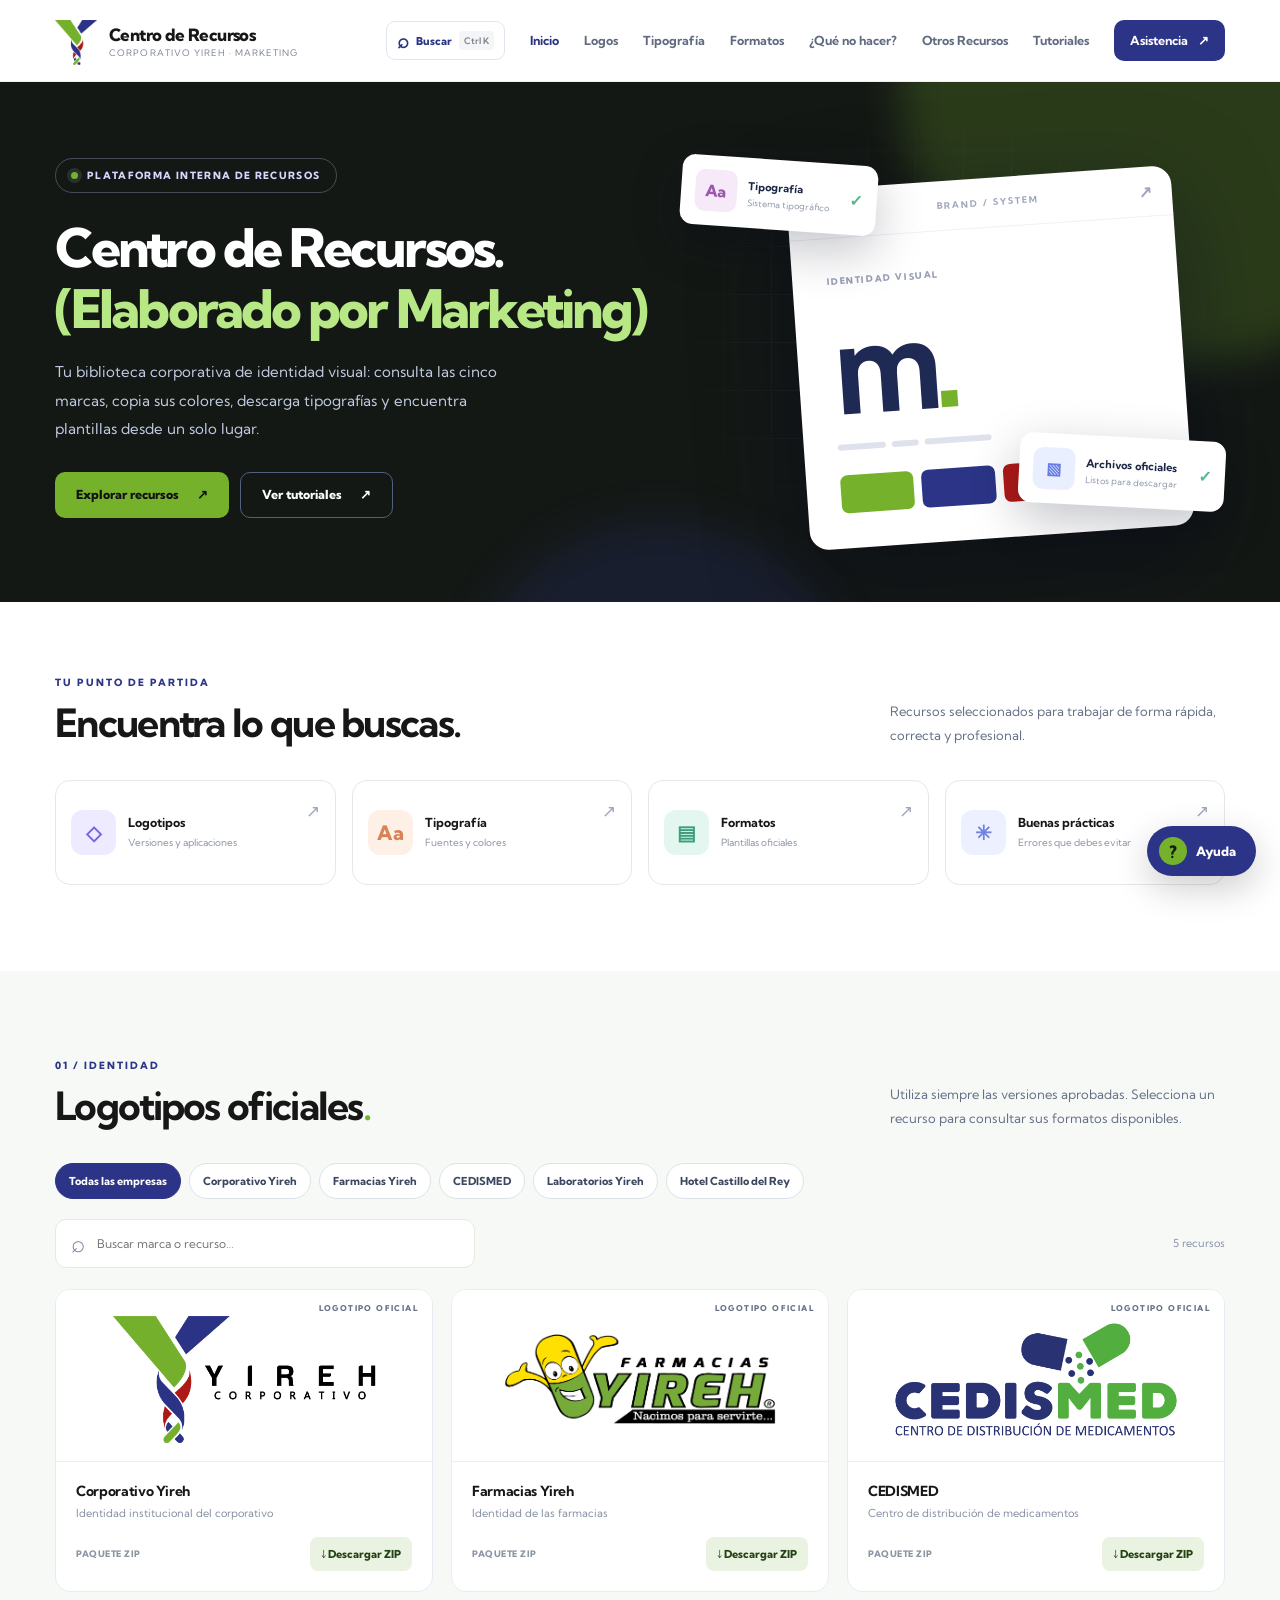
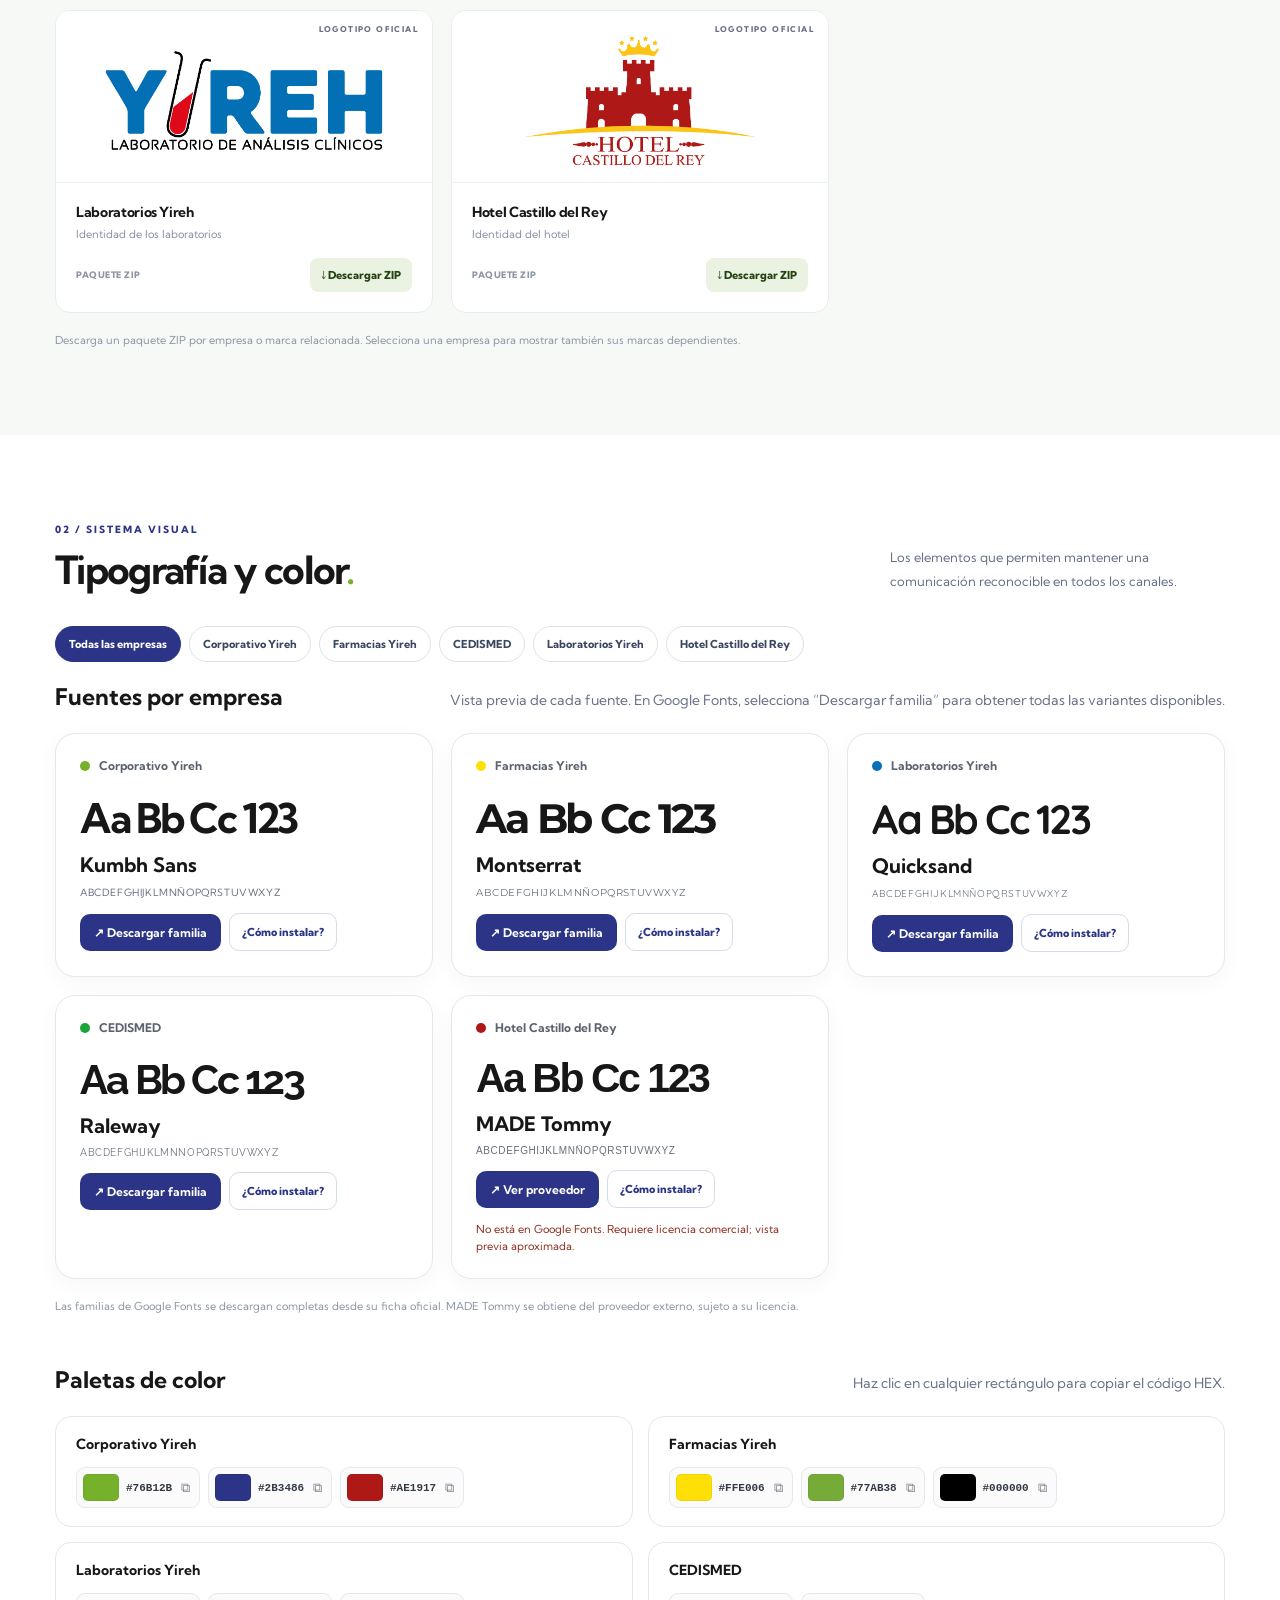
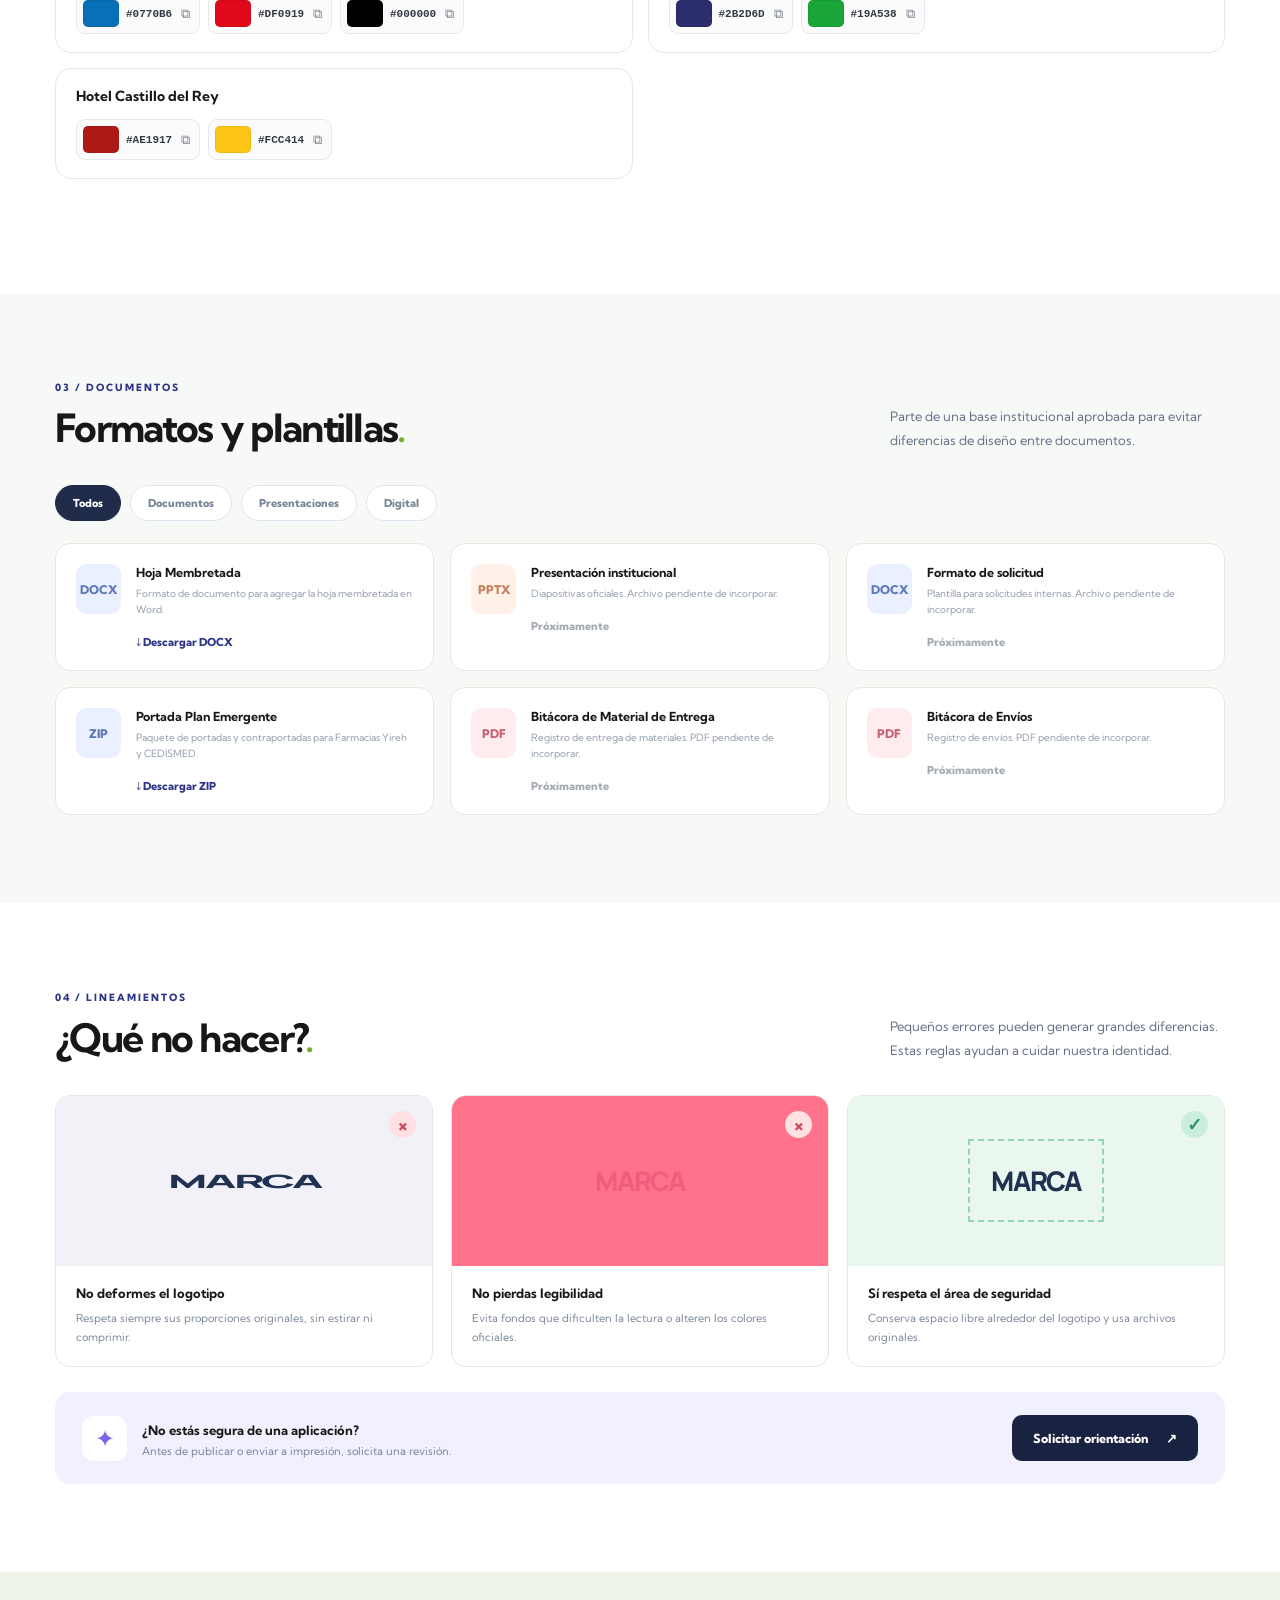
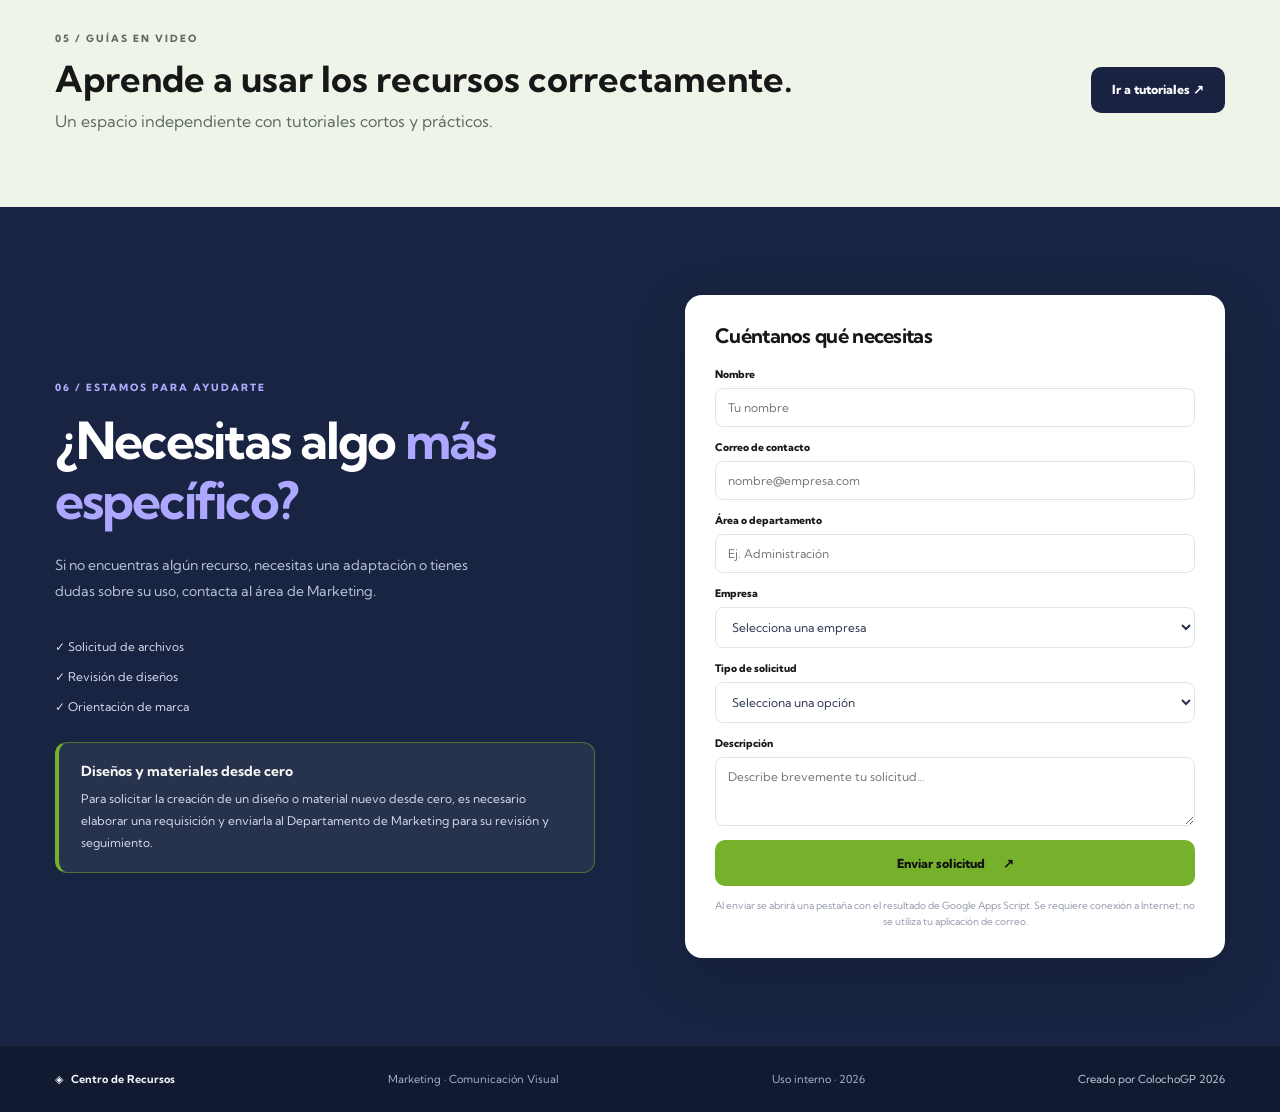
<file: Centro_de_Recursos_Yireh_V4/index.html>
<!DOCTYPE html>

<html lang="es-MX">
<head>
<meta charset="utf-8"/>
<meta content="width=device-width,initial-scale=1" name="viewport"/>
<meta content="#2b3486" name="theme-color"/>
<meta content="Centro de recursos del área de Marketing y Comunicación Visual: identidad, archivos, tutoriales y asistencia." name="description"/>
<title>Centro de Recursos | Marketing</title>
<link href="styles.css" rel="stylesheet"/>
<script defer="" src="logo-downloads.js"></script>
<script defer="" src="configuracion-asistencia.js"></script>
<script defer="" src="configuracion.js"></script>
<script defer="" src="script.js"></script>
</head>
<body><div aria-label="Cargando Centro de Recursos" class="site-intro" id="site-intro" role="status"><div class="site-intro-content"><img alt="" class="site-intro-logo" src="recursos/branding/isologo-yireh.png"/><strong class="site-intro-title">Centro de Recursos</strong></div></div>
<a class="skip-link" href="#contenido">Saltar al contenido</a>
<header class="site-header">
<div class="container header-inner">
<a aria-label="Centro de Recursos, ir al inicio" class="brand" href="#inicio">
<span aria-hidden="true" class="brand-symbol"><img alt="" src="recursos/branding/isologo-yireh.png"/></span>
<span class="brand-copy"><strong>Centro de Recursos</strong><small>CORPORATIVO YIREH · MARKETING</small></span>
</a>
<button aria-controls="site-nav" aria-expanded="false" aria-label="Abrir menú" class="menu-toggle" type="button"><span></span><span></span><span></span></button>
<nav aria-label="Navegación principal" class="site-nav" id="site-nav"><button aria-controls="global-search-dialog" aria-haspopup="dialog" class="global-search-trigger" title="Buscar en todo el portal" type="button"><span aria-hidden="true">⌕</span> Buscar <kbd>Ctrl K</kbd></button>








<a class="nav-link active" href="#inicio">Inicio</a><a class="nav-link" href="#logos">Logos</a><a class="nav-link" href="#tipografia">Tipografía</a><a class="nav-link" href="#formatos">Formatos</a><a class="nav-link" href="#que-no-hacer">¿Qué no hacer?</a><a class="nav-link" href="otros-recursos.html">Otros Recursos</a><a class="nav-link" href="tutoriales.html">Tutoriales</a><a class="nav-link nav-cta" href="#asistencia">Asistencia <span aria-hidden="true">↗</span></a></nav>
</div>
</header>
<main id="contenido">
<section class="hero section-anchor" id="inicio">
<div aria-hidden="true" class="hero-glow hero-glow-one"></div><div aria-hidden="true" class="hero-glow hero-glow-two"></div>
<div class="container hero-content">
<div class="hero-text">
<div class="eyebrow"><span class="status-dot"></span> PLATAFORMA INTERNA DE RECURSOS</div>
<h1>Centro de Recursos. <em>(Elaborado por Marketing)</em></h1>
<p>Tu biblioteca corporativa de identidad visual: consulta las cinco marcas, copia sus colores, descarga tipografías y encuentra plantillas desde un solo lugar.</p>
<div class="hero-actions"><a class="button button-primary" href="#logos">Explorar recursos <span aria-hidden="true">↗</span></a><a class="button button-ghost" href="tutoriales.html">Ver tutoriales <span aria-hidden="true">↗</span></a></div>

</div>
<div aria-hidden="true" class="hero-art">
<div class="art-grid"></div>
<div class="art-window">
<div class="art-window-top"><div class="window-dots"><i></i><i></i><i></i></div><span>BRAND / SYSTEM</span><span class="art-window-icon">↗</span></div>
<div class="art-window-body"><span class="art-tiny-label">IDENTIDAD VISUAL</span><div class="art-logo">m<span class="art-logo-dot">.</span></div><div class="art-words"><i></i><i></i><i></i></div><div class="art-palette"><span></span><span></span><span></span><span></span></div></div>
</div>
<div class="float-card float-card-one"><span class="float-icon">Aa</span><span><b>Tipografía</b><small>Sistema tipográfico</small></span><span class="float-check">✓</span></div>
<div class="float-card float-card-two"><span class="float-icon float-icon-blue">▧</span><span><b>Archivos oficiales</b><small>Listos para descargar</small></span><span class="float-check">✓</span></div>
</div>
</div>
</section>
<section aria-labelledby="accesos-title" class="section shortcut-section">
<div class="container">
<div class="section-heading"><div><p class="overline">TU PUNTO DE PARTIDA</p><h2 id="accesos-title">Encuentra lo que buscas.</h2></div><p>Recursos seleccionados para trabajar de forma rápida, correcta y profesional.</p></div>
<div class="quick-grid">
<a class="quick-card" href="#logos"><span class="quick-icon indigo">◇</span><span class="quick-info"><strong>Logotipos</strong><small>Versiones y aplicaciones</small></span><span class="quick-arrow">↗</span></a>
<a class="quick-card" href="#tipografia"><span class="quick-icon peach">Aa</span><span class="quick-info"><strong>Tipografía</strong><small>Fuentes y colores</small></span><span class="quick-arrow">↗</span></a>
<a class="quick-card" href="#formatos"><span class="quick-icon mint">▤</span><span class="quick-info"><strong>Formatos</strong><small>Plantillas oficiales</small></span><span class="quick-arrow">↗</span></a>
<a class="quick-card" href="#que-no-hacer"><span class="quick-icon lavender">✳</span><span class="quick-info"><strong>Buenas prácticas</strong><small>Errores que debes evitar</small></span><span class="quick-arrow">↗</span></a>
</div>
</div>
</section>
<section aria-labelledby="logos-title" class="section section-anchor tinted-section" id="logos">
<div class="container">
<div class="section-heading"><div><p class="overline">01 / IDENTIDAD</p><h2 id="logos-title">Logotipos oficiales<span class="period">.</span></h2></div><p>Utiliza siempre las versiones aprobadas. Selecciona un recurso para consultar sus formatos disponibles.</p></div>
<div aria-label="Filtrar recursos por empresa" class="company-filter" data-company-filter="" role="group">
<button aria-pressed="true" class="company-chip selected" data-company="Todas" type="button">Todas las empresas</button>
<button aria-pressed="false" class="company-chip" data-company="Corporativo Yireh" type="button">Corporativo Yireh</button>
<button aria-pressed="false" class="company-chip" data-company="Farmacias Yireh" type="button">Farmacias Yireh</button>
<button aria-pressed="false" class="company-chip" data-company="CEDISMED" type="button">CEDISMED</button>
<button aria-pressed="false" class="company-chip" data-company="Laboratorios Yireh" type="button">Laboratorios Yireh</button>
<button aria-pressed="false" class="company-chip" data-company="Hotel Castillo del Rey" type="button">Hotel Castillo del Rey</button>
</div>
<div class="toolbar"><label class="search-box"><span aria-hidden="true">⌕</span><span class="sr-only">Buscar recursos de logotipos</span><input autocomplete="off" id="logo-search" placeholder="Buscar marca o recurso…" type="search"/></label><span aria-live="polite" class="results-count" id="logo-count"></span></div>
<div class="resource-grid" id="logo-grid"></div>
<p class="resource-note">Descarga un paquete ZIP por empresa o marca relacionada. Selecciona una empresa para mostrar también sus marcas dependientes.</p>
</div>
</section>
<section aria-labelledby="tipos-title" class="section section-anchor" id="tipografia">
<div class="container">
<div class="section-heading"><div><p class="overline">02 / SISTEMA VISUAL</p><h2 id="tipos-title">Tipografía y color<span class="period">.</span></h2></div><p>Los elementos que permiten mantener una comunicación reconocible en todos los canales.</p></div>
<div aria-label="Filtrar recursos por empresa" class="company-filter" data-company-filter="" role="group">
<button aria-pressed="true" class="company-chip selected" data-company="Todas" type="button">Todas las empresas</button>
<button aria-pressed="false" class="company-chip" data-company="Corporativo Yireh" type="button">Corporativo Yireh</button>
<button aria-pressed="false" class="company-chip" data-company="Farmacias Yireh" type="button">Farmacias Yireh</button>
<button aria-pressed="false" class="company-chip" data-company="CEDISMED" type="button">CEDISMED</button>
<button aria-pressed="false" class="company-chip" data-company="Laboratorios Yireh" type="button">Laboratorios Yireh</button>
<button aria-pressed="false" class="company-chip" data-company="Hotel Castillo del Rey" type="button">Hotel Castillo del Rey</button>
</div>
<div class="subsection-heading"><h3>Fuentes por empresa</h3><p>Vista previa de cada fuente. En Google Fonts, selecciona “Descargar familia” para obtener todas las variantes disponibles.</p></div>
<div class="font-grid" id="font-grid"></div><p class="resource-note">Las familias de Google Fonts se descargan completas desde su ficha oficial. MADE Tommy se obtiene del proveedor externo, sujeto a su licencia.</p>
<div class="subsection-heading color-title"><h3>Paletas de color</h3><p>Haz clic en cualquier rectángulo para copiar el código HEX.</p></div>
<div class="brand-palettes" id="brand-palettes"></div>
<p aria-live="polite" class="copy-feedback" id="copy-feedback"></p>
</div>
</section>
<section aria-labelledby="formatos-title" class="section section-anchor tinted-section" id="formatos">
<div class="container">
<div class="section-heading"><div><p class="overline">03 / DOCUMENTOS</p><h2 id="formatos-title">Formatos y plantillas<span class="period">.</span></h2></div><p>Parte de una base institucional aprobada para evitar diferencias de diseño entre documentos.</p></div>
<div aria-label="Filtrar formatos" class="filter-row" role="group"><button aria-pressed="true" class="filter-chip selected" data-filter="Todos">Todos</button><button aria-pressed="false" class="filter-chip" data-filter="Documentos">Documentos</button><button aria-pressed="false" class="filter-chip" data-filter="Presentaciones">Presentaciones</button><button aria-pressed="false" class="filter-chip" data-filter="Digital">Digital</button></div>
<div class="format-grid" id="format-grid"></div>
</div>
</section>
<section aria-labelledby="no-title" class="section section-anchor" id="que-no-hacer">
<div class="container"><div class="section-heading"><div><p class="overline">04 / LINEAMIENTOS</p><h2 id="no-title">¿Qué no hacer?<span class="period">.</span></h2></div><p>Pequeños errores pueden generar grandes diferencias. Estas reglas ayudan a cuidar nuestra identidad.</p></div>
<div class="rules-grid"><article class="rule-card"><div class="rule-visual bad-example"><span class="demo-mark distorted">MARCA</span><span class="rule-symbol wrong">×</span></div><div class="rule-copy"><h3>No deformes el logotipo</h3><p>Respeta siempre sus proporciones originales, sin estirar ni comprimir.</p></div></article><article class="rule-card"><div class="rule-visual bad-example saturated"><span class="demo-mark low-contrast">MARCA</span><span class="rule-symbol wrong">×</span></div><div class="rule-copy"><h3>No pierdas legibilidad</h3><p>Evita fondos que dificulten la lectura o alteren los colores oficiales.</p></div></article><article class="rule-card"><div class="rule-visual good-example"><span class="demo-mark good-mark">MARCA</span><span class="rule-symbol correct">✓</span></div><div class="rule-copy"><h3>Sí respeta el área de seguridad</h3><p>Conserva espacio libre alrededor del logotipo y usa archivos originales.</p></div></article></div>
<div class="guideline-banner"><div><span class="guideline-icon">✦</span><div><strong>¿No estás segura de una aplicación?</strong><p>Antes de publicar o enviar a impresión, solicita una revisión.</p></div></div><a class="button button-dark" href="#asistencia">Solicitar orientación <span aria-hidden="true">↗</span></a></div>
</div>
</section>
<section class="tutorial-promo"><div class="container tutorial-promo-inner"><div><p class="overline">05 / GUÍAS EN VIDEO</p><h2>Aprende a usar los recursos correctamente.</h2><p>Un espacio independiente con tutoriales cortos y prácticos.</p></div><a class="button button-dark" href="tutoriales.html">Ir a tutoriales ↗</a></div></section>
<section aria-labelledby="help-title" class="section section-anchor assistance-section" id="asistencia"><div class="container assistance-layout"><div class="assistance-text"><p class="overline light">06 / ESTAMOS PARA AYUDARTE</p><h2 id="help-title">¿Necesitas algo <em>más específico?</em></h2><p>Si no encuentras algún recurso, necesitas una adaptación o tienes dudas sobre su uso, contacta al área de Marketing.</p><div class="support-features"><span>✓ Solicitud de archivos</span><span>✓ Revisión de diseños</span><span>✓ Orientación de marca</span></div><aside class="request-notice" aria-label="Solicitudes de diseños nuevos"><strong>Diseños y materiales desde cero</strong><p>Para solicitar la creación de un diseño o material nuevo desde cero, es necesario elaborar una requisición y enviarla al Departamento de Marketing para su revisión y seguimiento.</p></aside></div><form action="https://script.google.com/macros/s/AKfycbwh9dbZ9EFJfGZmZZzxYdyfkhDyafCaZo_8eW3qulOiKLGH9zPE0vXkcM6yjpdlwAl5/exec" class="support-form" id="support-form" method="post" target="_blank"><h3>Cuéntanos qué necesitas</h3><label for="request-name">Nombre</label><input autocomplete="name" id="request-name" maxlength="80" name="nombre" placeholder="Tu nombre" required=""/><label for="request-email">Correo de contacto</label><input autocomplete="email" id="request-email" maxlength="160" name="email" placeholder="nombre@empresa.com" required="" type="email"/><label for="request-dept">Área o departamento</label><input id="request-dept" maxlength="80" name="departamento" placeholder="Ej. Administración" required=""/><label for="request-company">Empresa</label><select id="request-company" name="empresa" required=""><option value="">Selecciona una empresa</option><option>Corporativo Yireh</option><option>Farmacias Yireh</option><option>CEDISMED</option><option>Laboratorios Yireh</option><option>Hotel Castillo del Rey</option><option>Otra</option></select><label for="request-type">Tipo de solicitud</label><select id="request-type" name="tipo" required=""><option value="">Selecciona una opción</option><option>Solicitar recurso</option><option>Revisión de diseño</option><option>Orientación de marca</option><option>Otro</option></select><label for="request-message">Descripción</label><textarea id="request-message" maxlength="1200" name="descripcion" placeholder="Describe brevemente tu solicitud…" required="" rows="3"></textarea><input name="mensaje" type="hidden" value=""/><input name="tiempo_inicio" type="hidden" value=""/><div aria-hidden="true" class="support-honeypot"><label for="request-site">Sitio web (dejar vacío)</label><input autocomplete="off" id="request-site" name="sitio_web" tabindex="-1" type="text"/></div><button class="button button-primary button-full" type="submit">Enviar solicitud <span aria-hidden="true">↗</span></button><p aria-live="polite" class="support-status" id="support-status" role="status"></p><p class="form-caption">Al enviar se abrirá una pestaña con el resultado de Google Apps Script. Se requiere conexión a Internet; no se utiliza tu aplicación de correo.</p></form></div></section>
</main>
<footer class="footer"><div class="container footer-inner"><a class="footer-brand" href="#inicio">◈ <strong>Centro de Recursos</strong></a><span>Marketing · Comunicación Visual</span><span>Uso interno · <span id="year"></span></span><span class="site-credit">Creado por ColochoGP 2026</span></div></footer>
<dialog aria-labelledby="video-title" class="video-dialog" id="video-dialog"><div class="modal-heading"><h3 id="video-title">Tutorial</h3><button aria-label="Cerrar tutorial" class="close-dialog" id="close-dialog" type="button">×</button></div><div class="video-container" id="video-container"></div><p id="video-description"></p></dialog>
<a aria-label="Abrir ayuda y tutoriales" class="floating-help" href="tutoriales.html"><span aria-hidden="true">?</span> Ayuda</a>
<dialog aria-labelledby="search-dialog-title" class="global-search-dialog" id="global-search-dialog">
<div class="global-search-top"><div><p class="overline">BUSCADOR GLOBAL</p><h2 id="search-dialog-title">¿Qué recurso necesitas?</h2></div><button aria-label="Cerrar buscador" class="close-dialog" id="global-search-close" type="button">×</button></div>
<label class="global-search-field"><span aria-hidden="true">⌕</span><input aria-label="Buscar en todo el sitio" autocomplete="off" id="global-search-input" placeholder="Buscar logos, marcas, colores, tutoriales, formatos..." type="search"/></label>
<div class="global-search-meta"><span aria-live="polite" id="global-search-count">Escribe para buscar en todas las secciones</span><span>ESC para cerrar</span></div>
<div class="global-search-results" id="global-search-results"></div>
</dialog>
<div aria-live="polite" class="toast" id="toast" role="status"></div>
</body>
</html>
</file>
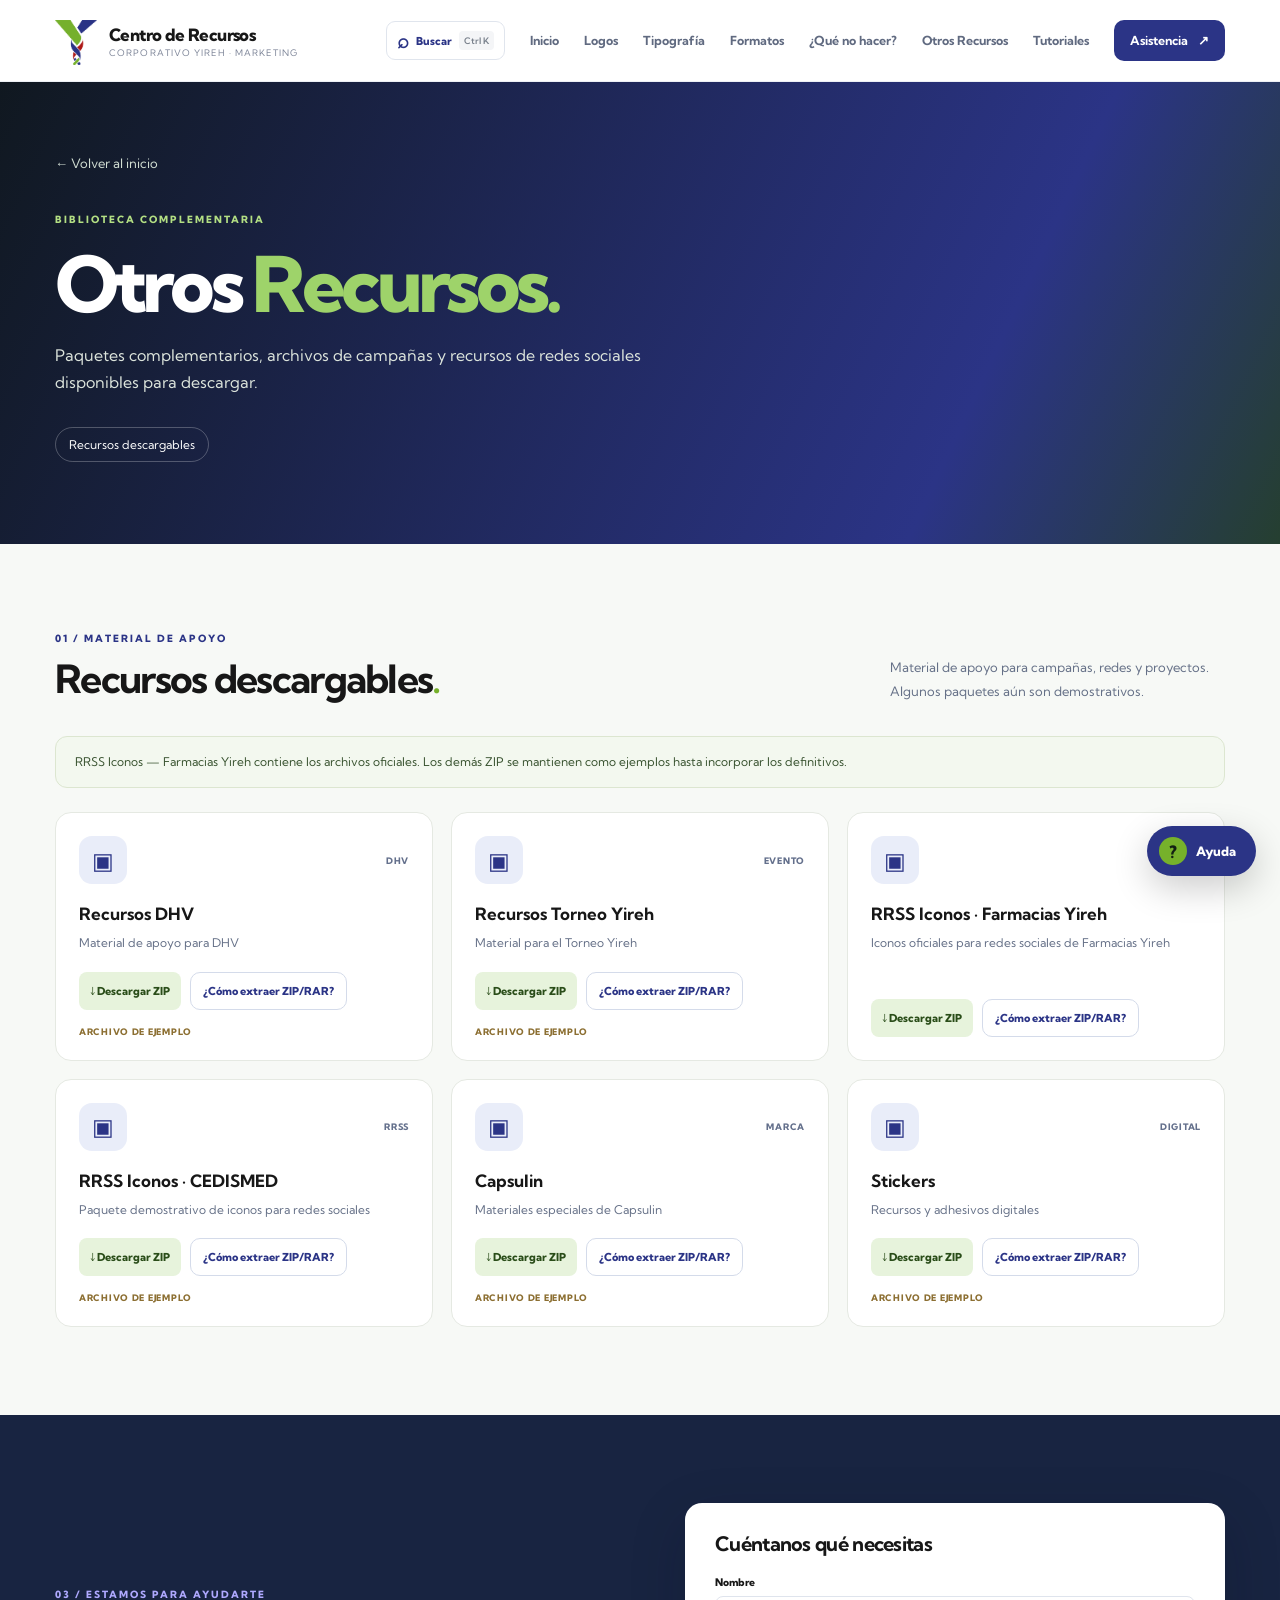
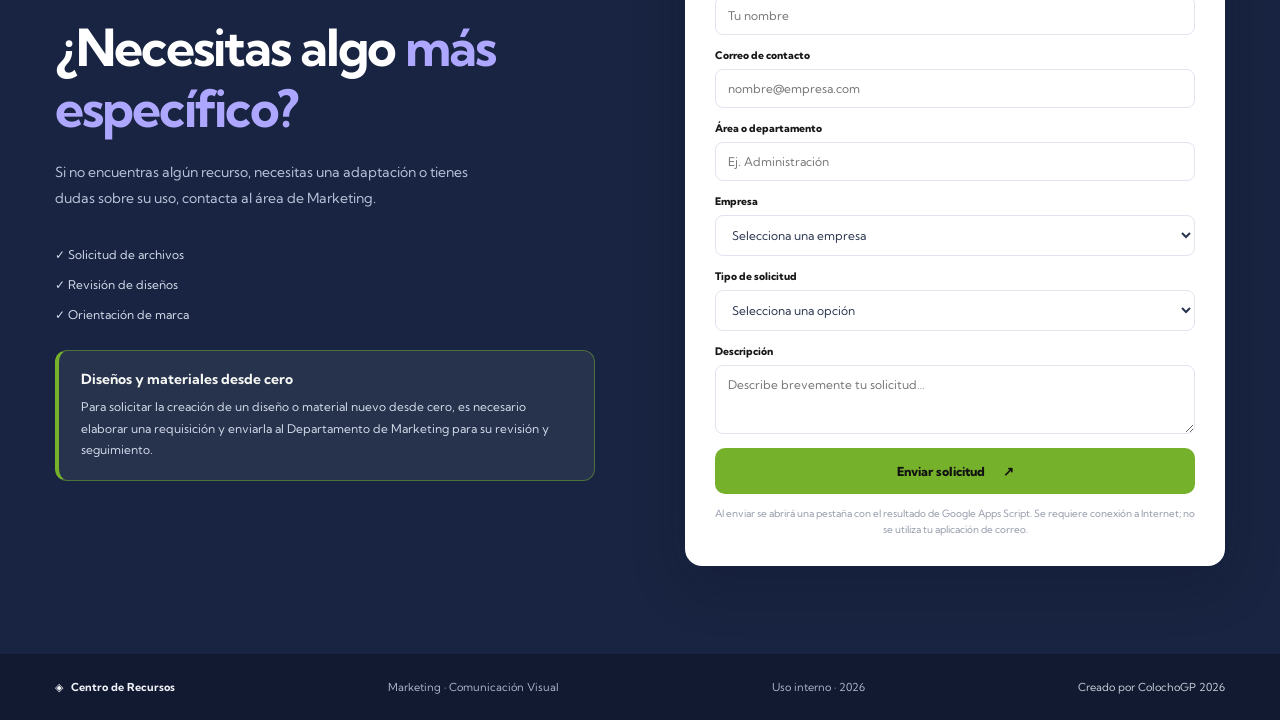
<file: Centro_de_Recursos_Yireh_V4/otros-recursos.html>
<!DOCTYPE html>

<html lang="es-MX">
<head>
<meta charset="utf-8"/>
<meta content="width=device-width,initial-scale=1" name="viewport"/>
<meta content="#2b3486" name="theme-color"/>
<meta content="Descarga logotipos complementarios y archivos de apoyo del Centro de Recursos de Corporativo Yireh." name="description"/>
<title>Otros Recursos | Centro de Recursos</title>
<link href="styles.css" rel="stylesheet"/>
<script defer="" src="logo-downloads.js"></script>
<script defer="" src="configuracion-asistencia.js"></script>
<script defer="" src="configuracion.js"></script>
<script defer="" src="script.js"></script>
</head>
<body>
<a class="skip-link" href="#contenido">Saltar al contenido</a>
<header class="site-header">
<div class="container header-inner">
<a aria-label="Centro de Recursos, ir al inicio" class="brand" href="index.html#inicio">
<span aria-hidden="true" class="brand-symbol"><img alt="" src="recursos/branding/isologo-yireh.png"/></span>
<span class="brand-copy"><strong>Centro de Recursos</strong><small>CORPORATIVO YIREH · MARKETING</small></span>
</a>
<button aria-controls="site-nav" aria-expanded="false" aria-label="Abrir menú" class="menu-toggle" type="button"><span></span><span></span><span></span></button>
<nav aria-label="Navegación principal" class="site-nav" id="site-nav"><button aria-controls="global-search-dialog" aria-haspopup="dialog" class="global-search-trigger" title="Buscar en todo el portal" type="button"><span aria-hidden="true">⌕</span> Buscar <kbd>Ctrl K</kbd></button>








<a class="nav-link" href="index.html#inicio">Inicio</a><a class="nav-link" href="index.html#logos">Logos</a><a class="nav-link" href="index.html#tipografia">Tipografía</a><a class="nav-link" href="index.html#formatos">Formatos</a><a class="nav-link" href="index.html#que-no-hacer">¿Qué no hacer?</a><a class="nav-link active" href="otros-recursos.html">Otros Recursos</a><a class="nav-link" href="tutoriales.html">Tutoriales</a><a class="nav-link nav-cta" href="index.html#asistencia">Asistencia <span aria-hidden="true">↗</span></a></nav>
</div>
</header>
<main id="contenido">
<section class="tutorial-page-hero extra-hero">
<div class="container">
<a class="breadcrumb" href="index.html#inicio">← Volver al inicio</a>
<p class="overline">BIBLIOTECA COMPLEMENTARIA</p>
<h1>Otros <em>Recursos.</em></h1>
<p>Paquetes complementarios, archivos de campañas y recursos de redes sociales disponibles para descargar.</p>
<div class="tutorial-page-stats"><span>Recursos descargables</span></div>
</div>
</section>

<section class="section tinted-section section-anchor" id="descargables">
<div class="container">
<div class="section-heading"><div><p class="overline">01 / MATERIAL DE APOYO</p><h2>Recursos descargables<span class="period">.</span></h2></div><p>Material de apoyo para campañas, redes y proyectos. Algunos paquetes aún son demostrativos.</p></div>
<div class="demo-notice">RRSS Iconos — Farmacias Yireh contiene los archivos oficiales. Los demás ZIP se mantienen como ejemplos hasta incorporar los definitivos.</div>
<div class="extra-pack-grid" id="extra-pack-grid"></div>
</div>
</section>
<section aria-labelledby="help-title" class="section section-anchor assistance-section" id="asistencia"><div class="container assistance-layout"><div class="assistance-text"><p class="overline light">03 / ESTAMOS PARA AYUDARTE</p><h2 id="help-title">¿Necesitas algo <em>más específico?</em></h2><p>Si no encuentras algún recurso, necesitas una adaptación o tienes dudas sobre su uso, contacta al área de Marketing.</p><div class="support-features"><span>✓ Solicitud de archivos</span><span>✓ Revisión de diseños</span><span>✓ Orientación de marca</span></div><aside class="request-notice" aria-label="Solicitudes de diseños nuevos"><strong>Diseños y materiales desde cero</strong><p>Para solicitar la creación de un diseño o material nuevo desde cero, es necesario elaborar una requisición y enviarla al Departamento de Marketing para su revisión y seguimiento.</p></aside></div><form action="https://script.google.com/macros/s/AKfycbwh9dbZ9EFJfGZmZZzxYdyfkhDyafCaZo_8eW3qulOiKLGH9zPE0vXkcM6yjpdlwAl5/exec" class="support-form" id="support-form" method="post" target="_blank"><h3>Cuéntanos qué necesitas</h3><label for="request-name">Nombre</label><input autocomplete="name" id="request-name" maxlength="80" name="nombre" placeholder="Tu nombre" required=""/><label for="request-email">Correo de contacto</label><input autocomplete="email" id="request-email" maxlength="160" name="email" placeholder="nombre@empresa.com" required="" type="email"/><label for="request-dept">Área o departamento</label><input id="request-dept" maxlength="80" name="departamento" placeholder="Ej. Administración" required=""/><label for="request-company">Empresa</label><select id="request-company" name="empresa" required=""><option value="">Selecciona una empresa</option><option>Corporativo Yireh</option><option>Farmacias Yireh</option><option>CEDISMED</option><option>Laboratorios Yireh</option><option>Hotel Castillo del Rey</option><option>Otra</option></select><label for="request-type">Tipo de solicitud</label><select id="request-type" name="tipo" required=""><option value="">Selecciona una opción</option><option>Solicitar recurso</option><option>Revisión de diseño</option><option>Orientación de marca</option><option>Otro</option></select><label for="request-message">Descripción</label><textarea id="request-message" maxlength="1200" name="descripcion" placeholder="Describe brevemente tu solicitud…" required="" rows="3"></textarea><input name="mensaje" type="hidden" value=""/><input name="tiempo_inicio" type="hidden" value=""/><div aria-hidden="true" class="support-honeypot"><label for="request-site">Sitio web (dejar vacío)</label><input autocomplete="off" id="request-site" name="sitio_web" tabindex="-1" type="text"/></div><button class="button button-primary button-full" type="submit">Enviar solicitud <span aria-hidden="true">↗</span></button><p aria-live="polite" class="support-status" id="support-status" role="status"></p><p class="form-caption">Al enviar se abrirá una pestaña con el resultado de Google Apps Script. Se requiere conexión a Internet; no se utiliza tu aplicación de correo.</p></form></div></section></main>
<footer class="footer"><div class="container footer-inner"><a class="footer-brand" href="index.html#inicio">◈ <strong>Centro de Recursos</strong></a><span>Marketing · Comunicación Visual</span><span>Uso interno · <span id="year"></span></span><span class="site-credit">Creado por ColochoGP 2026</span></div></footer>
<a aria-label="Abrir ayuda y tutoriales" class="floating-help" href="tutoriales.html"><span aria-hidden="true">?</span> Ayuda</a>
<dialog aria-labelledby="search-dialog-title" class="global-search-dialog" id="global-search-dialog">
<div class="global-search-top"><div><p class="overline">BUSCADOR GLOBAL</p><h2 id="search-dialog-title">¿Qué recurso necesitas?</h2></div><button aria-label="Cerrar buscador" class="close-dialog" id="global-search-close" type="button">×</button></div>
<label class="global-search-field"><span aria-hidden="true">⌕</span><input aria-label="Buscar en todo el sitio" autocomplete="off" id="global-search-input" placeholder="Buscar logos, marcas, colores, tutoriales, formatos..." type="search"/></label>
<div class="global-search-meta"><span aria-live="polite" id="global-search-count">Escribe para buscar en todas las secciones</span><span>ESC para cerrar</span></div>
<div class="global-search-results" id="global-search-results"></div>
</dialog>
<div aria-live="polite" class="toast" id="toast" role="status"></div>
</body></html>
</file>
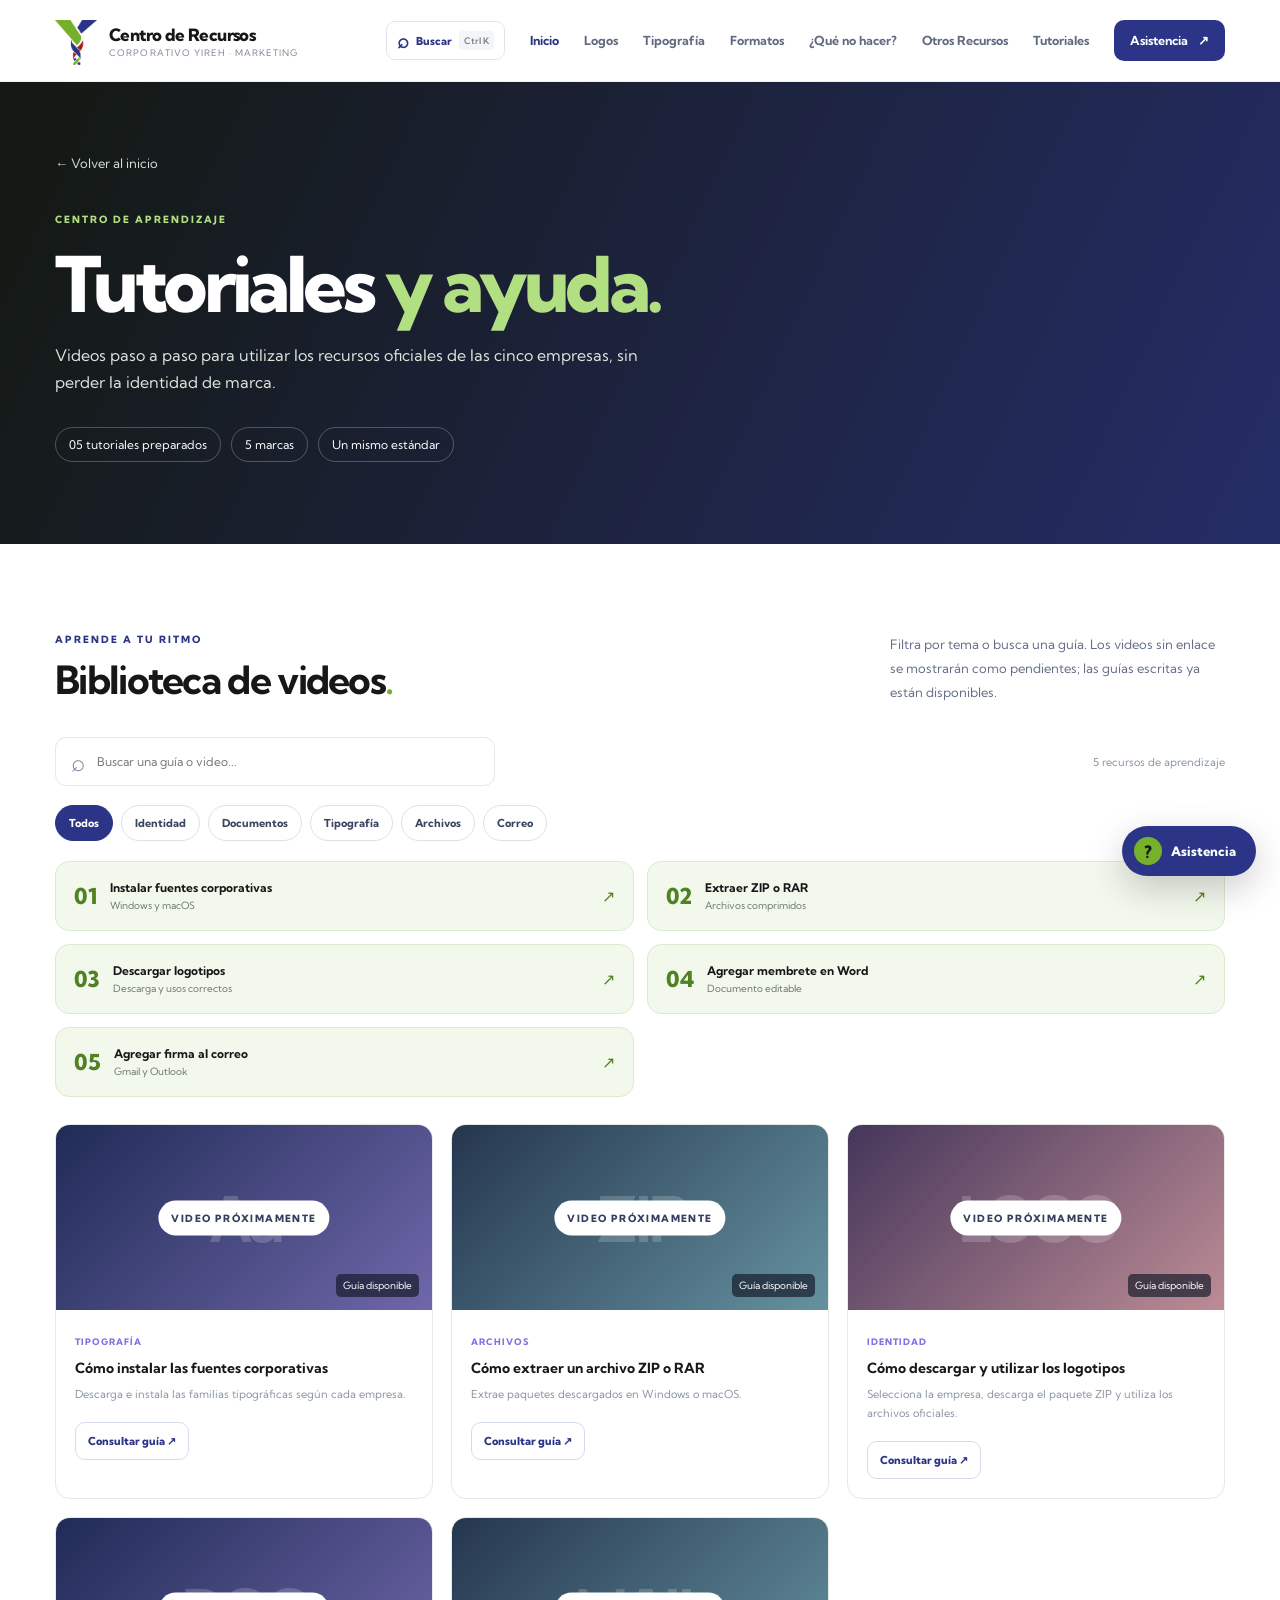
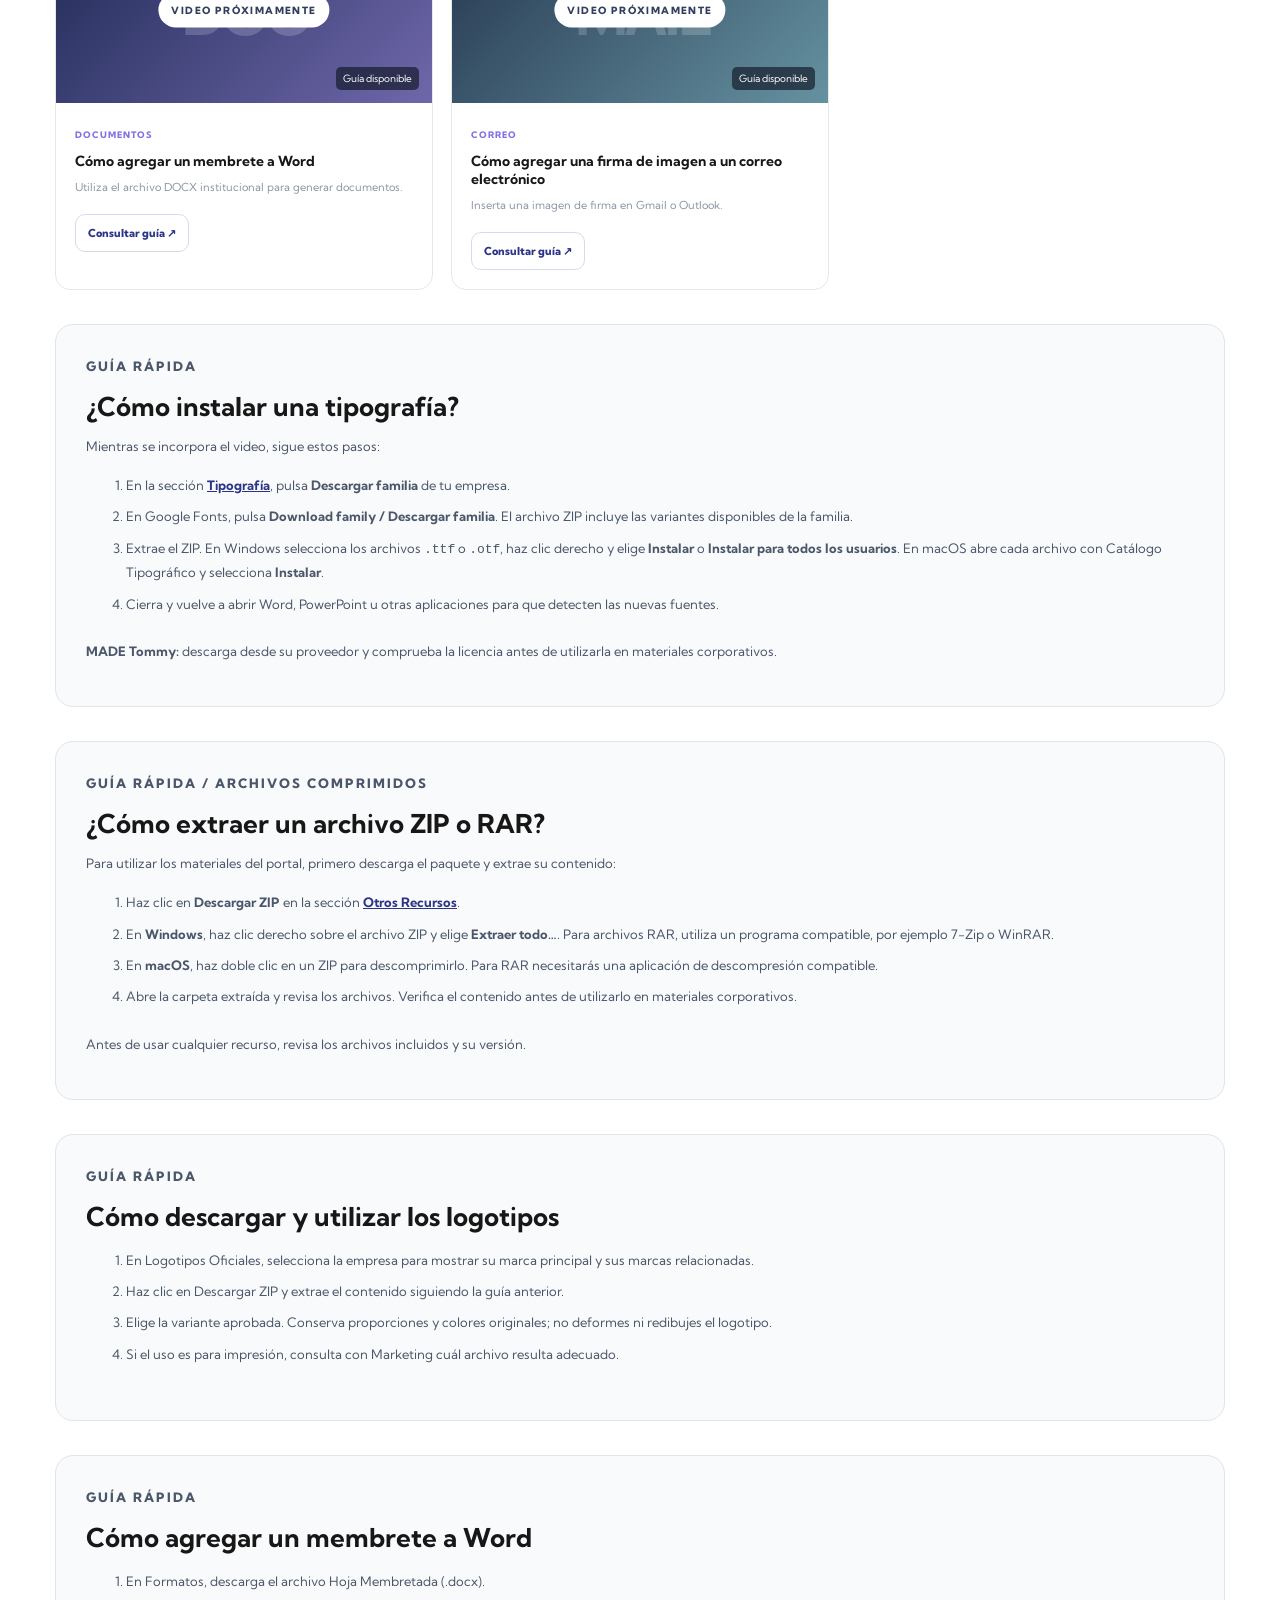
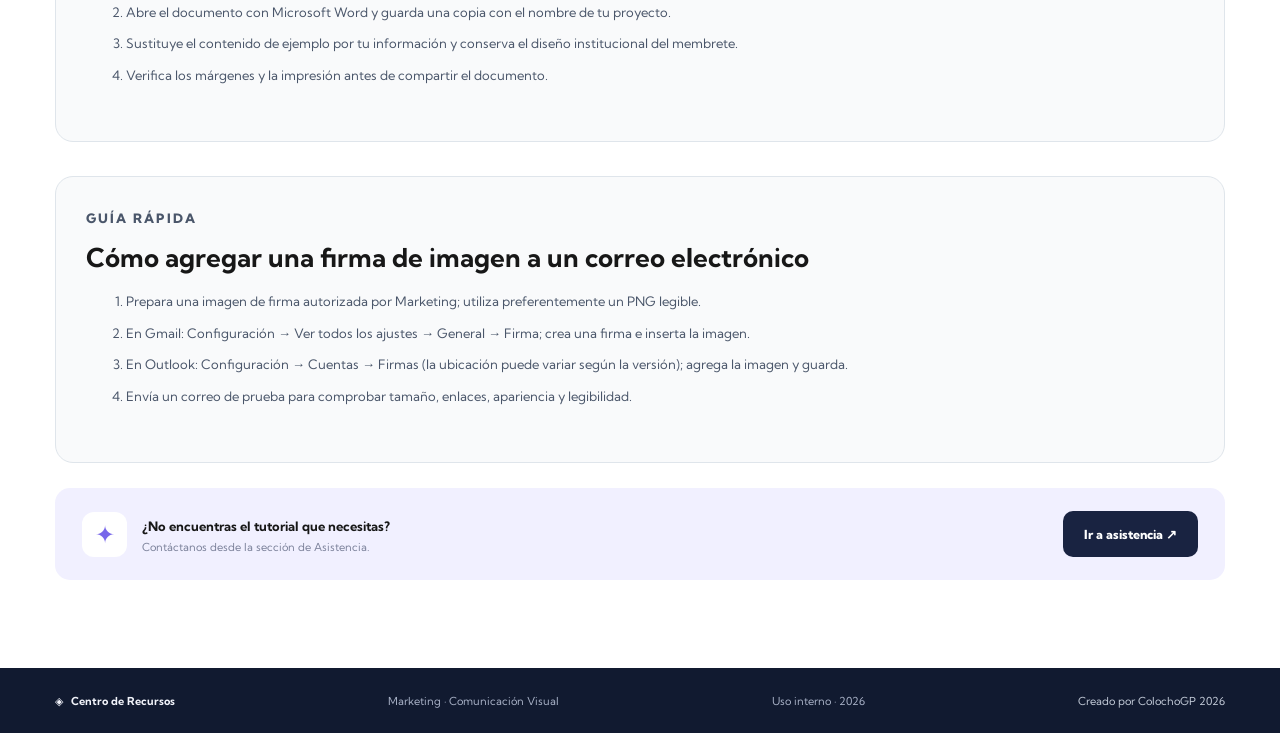
<file: Centro_de_Recursos_Yireh_V4/tutoriales.html>
<!DOCTYPE html>
<html lang="es-MX"><head><meta charset="utf-8"/><meta content="width=device-width,initial-scale=1" name="viewport"/><meta content="#2b3486" name="theme-color"/><meta content="Video tutoriales del Centro de Recursos Corporativo Yireh." name="description"/><title>Tutoriales | Centro de Recursos</title><link href="styles.css" rel="stylesheet"/><script defer="" src="logo-downloads.js"></script>
<script defer="" src="configuracion.js"></script>
<script defer="" src="script.js"></script></head><body><a class="skip-link" href="#contenido">Saltar al contenido</a><header class="site-header">
<div class="container header-inner">
<a aria-label="Centro de Recursos, ir al inicio" class="brand" href="index.html#inicio">
<span aria-hidden="true" class="brand-symbol"><img alt="" src="recursos/branding/isologo-yireh.png"/></span>
<span class="brand-copy"><strong>Centro de Recursos</strong><small>CORPORATIVO YIREH · MARKETING</small></span>
</a>
<button aria-controls="site-nav" aria-expanded="false" aria-label="Abrir menú" class="menu-toggle" type="button"><span></span><span></span><span></span></button>
<nav aria-label="Navegación principal" class="site-nav" id="site-nav"><button aria-controls="global-search-dialog" aria-haspopup="dialog" class="global-search-trigger" title="Buscar en todo el portal" type="button"><span aria-hidden="true">⌕</span> Buscar <kbd>Ctrl K</kbd></button>








<a class="nav-link active" href="index.html#inicio">Inicio</a><a class="nav-link" href="index.html#logos">Logos</a><a class="nav-link" href="index.html#tipografia">Tipografía</a><a class="nav-link" href="index.html#formatos">Formatos</a><a class="nav-link" href="index.html#que-no-hacer">¿Qué no hacer?</a><a class="nav-link" href="otros-recursos.html">Otros Recursos</a><a class="nav-link" href="tutoriales.html">Tutoriales</a><a class="nav-link nav-cta" href="index.html#asistencia">Asistencia <span aria-hidden="true">↗</span></a></nav>
</div>
</header><main id="contenido"><section class="tutorial-page-hero"><div class="container"><a class="breadcrumb" href="index.html">← Volver al inicio</a><p class="overline">CENTRO DE APRENDIZAJE</p><h1>Tutoriales <em>y ayuda.</em></h1><p>Videos paso a paso para utilizar los recursos oficiales de las cinco empresas, sin perder la identidad de marca.</p><div class="tutorial-page-stats"><span>05 tutoriales preparados</span><span>5 marcas</span><span>Un mismo estándar</span></div></div></section><section class="section"><div class="container"><div class="section-heading"><div><p class="overline">APRENDE A TU RITMO</p><h2>Biblioteca de videos<span class="period">.</span></h2></div><p>Filtra por tema o busca una guía. Los videos sin enlace se mostrarán como pendientes; las guías escritas ya están disponibles.</p></div><div class="tutorial-tools"><label class="search-box tutorial-search"><span aria-hidden="true">⌕</span><span class="sr-only">Buscar tutoriales</span><input autocomplete="off" id="tutorial-search" placeholder="Buscar una guía o video..." type="search"/></label><div aria-live="polite" class="results-count" id="tutorial-count"></div></div>
<div aria-label="Filtrar tutoriales" class="tutorial-filters" role="group"><button aria-pressed="true" class="tutorial-chip selected" data-tutorial-category="Todos" type="button">Todos</button><button aria-pressed="false" class="tutorial-chip" data-tutorial-category="Identidad" type="button">Identidad</button><button aria-pressed="false" class="tutorial-chip" data-tutorial-category="Documentos" type="button">Documentos</button><button aria-pressed="false" class="tutorial-chip" data-tutorial-category="Tipografía" type="button">Tipografía</button><button aria-pressed="false" class="tutorial-chip" data-tutorial-category="Archivos" type="button">Archivos</button><button aria-pressed="false" class="tutorial-chip" data-tutorial-category="Correo" type="button">Correo</button></div>
<div class="guide-shortcuts"><a class="guide-shortcut" href="#instalar-tipografias"><span>01</span><div><strong>Instalar fuentes corporativas</strong><small>Windows y macOS</small></div><span aria-hidden="true">↗</span></a><a class="guide-shortcut" href="#extraer-archivos"><span>02</span><div><strong>Extraer ZIP o RAR</strong><small>Archivos comprimidos</small></div><span aria-hidden="true">↗</span></a><a class="guide-shortcut" href="#usar-logotipos"><span>03</span><div><strong>Descargar logotipos</strong><small>Descarga y usos correctos</small></div><span aria-hidden="true">↗</span></a><a class="guide-shortcut" href="#membrete-word"><span>04</span><div><strong>Agregar membrete en Word</strong><small>Documento editable</small></div><span aria-hidden="true">↗</span></a><a class="guide-shortcut" href="#firma-correo"><span>05</span><div><strong>Agregar firma al correo</strong><small>Gmail y Outlook</small></div><span aria-hidden="true">↗</span></a></div>
<div class="tutorial-grid" id="tutorial-grid"></div>
<section aria-labelledby="install-title" class="install-guide" id="instalar-tipografias"><p class="overline">GUÍA RÁPIDA</p><h2 id="install-title">¿Cómo instalar una tipografía?</h2><p>Mientras se incorpora el video, sigue estos pasos:</p>
<ol><li>En la sección <a href="index.html#tipografia">Tipografía</a>, pulsa <strong>Descargar familia</strong> de tu empresa.</li><li>En Google Fonts, pulsa <strong>Download family / Descargar familia</strong>. El archivo ZIP incluye las variantes disponibles de la familia.</li><li>Extrae el ZIP. En Windows selecciona los archivos <code>.ttf</code> o <code>.otf</code>, haz clic derecho y elige <strong>Instalar</strong> o <strong>Instalar para todos los usuarios</strong>. En macOS abre cada archivo con Catálogo Tipográfico y selecciona <strong>Instalar</strong>.</li><li>Cierra y vuelve a abrir Word, PowerPoint u otras aplicaciones para que detecten las nuevas fuentes.</li></ol><p><strong>MADE Tommy:</strong> descarga desde su proveedor y comprueba la licencia antes de utilizarla en materiales corporativos.</p></section><section aria-labelledby="extract-title" class="install-guide" id="extraer-archivos">
<p class="overline">GUÍA RÁPIDA / ARCHIVOS COMPRIMIDOS</p>
<h2 id="extract-title">¿Cómo extraer un archivo ZIP o RAR?</h2>
<p>Para utilizar los materiales del portal, primero descarga el paquete y extrae su contenido:</p>
<ol>
<li>Haz clic en <strong>Descargar ZIP</strong> en la sección <a href="otros-recursos.html#descargables">Otros Recursos</a>.</li>
<li>En <strong>Windows</strong>, haz clic derecho sobre el archivo ZIP y elige <strong>Extraer todo…</strong>. Para archivos RAR, utiliza un programa compatible, por ejemplo 7-Zip o WinRAR.</li>
<li>En <strong>macOS</strong>, haz doble clic en un ZIP para descomprimirlo. Para RAR necesitarás una aplicación de descompresión compatible.</li>
<li>Abre la carpeta extraída y revisa los archivos. Verifica el contenido antes de utilizarlo en materiales corporativos.</li>
</ol>
<p>Antes de usar cualquier recurso, revisa los archivos incluidos y su versión.</p>
</section><section aria-labelledby="usar-logotipos-title" class="install-guide" id="usar-logotipos"><p class="overline">GUÍA RÁPIDA</p><h2 id="usar-logotipos-title">Cómo descargar y utilizar los logotipos</h2><ol><li>En Logotipos Oficiales, selecciona la empresa para mostrar su marca principal y sus marcas relacionadas.</li><li>Haz clic en Descargar ZIP y extrae el contenido siguiendo la guía anterior.</li><li>Elige la variante aprobada. Conserva proporciones y colores originales; no deformes ni redibujes el logotipo.</li><li>Si el uso es para impresión, consulta con Marketing cuál archivo resulta adecuado.</li></ol></section><section aria-labelledby="membrete-word-title" class="install-guide" id="membrete-word"><p class="overline">GUÍA RÁPIDA</p><h2 id="membrete-word-title">Cómo agregar un membrete a Word</h2><ol><li>En Formatos, descarga el archivo Hoja Membretada (.docx).</li><li>Abre el documento con Microsoft Word y guarda una copia con el nombre de tu proyecto.</li><li>Sustituye el contenido de ejemplo por tu información y conserva el diseño institucional del membrete.</li><li>Verifica los márgenes y la impresión antes de compartir el documento.</li></ol></section><section aria-labelledby="firma-correo-title" class="install-guide" id="firma-correo"><p class="overline">GUÍA RÁPIDA</p><h2 id="firma-correo-title">Cómo agregar una firma de imagen a un correo electrónico</h2><ol><li>Prepara una imagen de firma autorizada por Marketing; utiliza preferentemente un PNG legible.</li><li>En Gmail: Configuración → Ver todos los ajustes → General → Firma; crea una firma e inserta la imagen.</li><li>En Outlook: Configuración → Cuentas → Firmas (la ubicación puede variar según la versión); agrega la imagen y guarda.</li><li>Envía un correo de prueba para comprobar tamaño, enlaces, apariencia y legibilidad.</li></ol></section><div class="guideline-banner"><div><span class="guideline-icon">✦</span><div><strong>¿No encuentras el tutorial que necesitas?</strong><p>Contáctanos desde la sección de Asistencia.</p></div></div><a class="button button-dark" href="index.html#asistencia">Ir a asistencia ↗</a></div></div></section></main><footer class="footer"><div class="container footer-inner"><a class="footer-brand" href="index.html#inicio">◈ <strong>Centro de Recursos</strong></a><span>Marketing · Comunicación Visual</span><span>Uso interno · <span id="year"></span></span><span class="site-credit">Creado por ColochoGP 2026</span></div></footer><dialog aria-labelledby="video-title" class="video-dialog" id="video-dialog"><div class="modal-heading"><h3 id="video-title">Tutorial</h3><button aria-label="Cerrar tutorial" class="close-dialog" id="close-dialog" type="button">×</button></div><div class="video-container" id="video-container"></div><p id="video-description"></p></dialog><a aria-label="Abrir tutoriales" class="floating-help" href="tutoriales.html"><span aria-hidden="true">?</span> Asistencia</a><dialog aria-labelledby="search-dialog-title" class="global-search-dialog" id="global-search-dialog">
<div class="global-search-top"><div><p class="overline">BUSCADOR GLOBAL</p><h2 id="search-dialog-title">¿Qué recurso necesitas?</h2></div><button aria-label="Cerrar buscador" class="close-dialog" id="global-search-close" type="button">×</button></div>
<label class="global-search-field"><span aria-hidden="true">⌕</span><input aria-label="Buscar en todo el sitio" autocomplete="off" id="global-search-input" placeholder="Buscar logos, marcas, colores, tutoriales, formatos..." type="search"/></label>
<div class="global-search-meta"><span aria-live="polite" id="global-search-count">Escribe para buscar en todas las secciones</span><span>ESC para cerrar</span></div>
<div class="global-search-results" id="global-search-results"></div>
</dialog>
<div aria-live="polite" class="toast" id="toast" role="status"></div></body></html>
</file>
<file: Centro_de_Recursos_Yireh_V4/styles.css>
@import url('https://fonts.googleapis.com/css2?family=DM+Sans:wght@400;500;600;700&family=Manrope:wght@400;500;600;700;800&display=swap');
@import url('https://fonts.googleapis.com/css2?family=Kumbh+Sans:wght@400;500;600;700;800&family=Montserrat:wght@400;500;600;700;800&family=Quicksand:wght@400;500;600;700&family=Raleway:wght@400;500;600;700;800&display=swap');

:root{--ink:#111b34;--muted:#657087;--dark:#101a33;--accent:#7466f4;--accent2:#a59cff;--line:#e6e9f1;--bg:#fff;--soft:#f7f8fc;--radius:18px;--shadow:0 16px 45px rgba(26,35,67,.07)}*{box-sizing:border-box}html{scroll-behavior:smooth}body{margin:0;color:var(--ink);font-family:'DM Sans',sans-serif;background:white;-webkit-font-smoothing:antialiased}button,input,textarea,select{font:inherit}button{cursor:pointer}a{color:inherit;text-decoration:none}img{max-width:100%}.container{width:min(1170px,calc(100% - 48px));margin-inline:auto}.sr-only{position:absolute;width:1px;height:1px;padding:0;margin:-1px;overflow:hidden;clip:rect(0,0,0,0);white-space:nowrap;border:0}.skip-link{position:absolute;left:16px;top:-50px;background:white;padding:10px;z-index:99}.skip-link:focus{top:10px}.section-anchor{scroll-margin-top:88px}.site-header{height:82px;position:sticky;top:0;z-index:30;background:rgba(255,255,255,.96);border-bottom:1px solid #edf0f5;backdrop-filter:blur(14px)}.header-inner{height:100%;display:flex;justify-content:space-between;align-items:center;gap:25px}.brand{display:flex;align-items:center;gap:12px;flex-shrink:0}.brand-symbol{width:42px;height:42px;display:grid;place-items:center;flex:none}.brand-symbol img{display:block;width:100%;height:100%;object-fit:contain}.brand-copy strong{display:block;font:800 17px 'Manrope',sans-serif;letter-spacing:-.6px}.brand-copy small{display:block;font-size:9px;letter-spacing:1.1px;color:#7c8497;margin-top:2px}.site-nav{display:flex;align-items:center;gap:25px}.nav-link{font-size:12.5px;font-weight:700;color:#606a80;transition:color .2s}.nav-link:hover,.nav-link.active{color:#6555dd}.nav-cta{border-radius:10px;padding:13px 16px;background:#f0edff;color:#6657df}.nav-cta span{margin-left:7px}.menu-toggle{display:none}.hero{background:linear-gradient(117deg,#121d3a 0%,#17264b 60%,#25265d 100%);position:relative;overflow:hidden;color:white}.hero-content{display:grid;grid-template-columns:1.06fr .94fr;align-items:center;min-height:520px;position:relative;z-index:1}.hero-glow{position:absolute;border-radius:50%;filter:blur(20px);pointer-events:none}.hero-glow-one{width:570px;height:570px;right:-190px;top:-290px;background:radial-gradient(circle,rgba(127,114,252,.35),transparent 70%)}.hero-glow-two{width:400px;height:400px;left:36%;bottom:-320px;background:radial-gradient(circle,rgba(39,129,203,.22),transparent 70%)}.hero-text{padding:70px 0 78px}.eyebrow,.overline{font-weight:800;letter-spacing:2px;font-size:10px}.eyebrow{display:inline-flex;align-items:center;gap:9px;border:1px solid rgba(204,205,255,.28);color:#d9d6ff;border-radius:30px;padding:10px 15px;letter-spacing:1.35px}.status-dot{background:#99e7c5;width:7px;height:7px;border-radius:50%;box-shadow:0 0 0 4px rgba(153,231,197,.12)}h1,h2,h3,p{margin-top:0}h1,h2,h3{font-family:Manrope,sans-serif}h1{font-size:clamp(38px,4.15vw,59px);line-height:1.15;letter-spacing:-2.9px;max-width:620px;margin:24px 0 19px;font-weight:800}h1 em,.assistance-text h2 em{color:#aea7ff;font-style:normal}.hero-text>p{max-width:470px;font-size:15px;line-height:1.9;color:#c2cbe2}.hero-actions{display:flex;gap:11px;margin-top:28px}.button{display:inline-flex;align-items:center;justify-content:center;gap:18px;font-size:12.5px;font-weight:800;min-height:46px;padding:0 21px;border:0;border-radius:10px;transition:transform .2s,background .2s}.button:hover{transform:translateY(-2px)}.button-primary{background:#8172ff;color:white}.button-primary:hover{background:#6d5bea}.button-ghost{border:1px solid #52607e;color:white}.button-dark{background:#192341;color:white}.hero-footnote{font-size:11px;color:#a5b0ce;display:flex;align-items:center;gap:13px;margin-top:37px}.mini-avatars{display:flex;margin-left:5px}.mini-avatars b{display:grid;place-items:center;margin-left:-5px;width:25px;height:25px;border:2px solid #192344;border-radius:50%;background:#735cf3;font-size:9px;color:white}.mini-avatars b:nth-child(2){background:#58a7ad}.mini-avatars b:nth-child(3){background:#a0a7bf}.hero-art{height:480px;position:relative}.art-grid{position:absolute;inset:0;opacity:.19;background-image:linear-gradient(#8090c2 1px,transparent 1px),linear-gradient(90deg,#8090c2 1px,transparent 1px);background-size:48px 48px;mask-image:radial-gradient(ellipse at center,black,transparent 72%)}.art-window{position:absolute;top:76px;right:42px;width:385px;background:#fff;color:#141e3b;border-radius:19px;box-shadow:0 28px 100px rgba(3,5,32,.35);transform:rotate(-4deg);overflow:hidden}.art-window-top{height:50px;border-bottom:1px solid #f0f1f6;display:flex;align-items:center;justify-content:space-between;padding:0 18px;color:#9fa6bc;letter-spacing:2px;font-size:9px;font-weight:700}.window-dots{display:flex;gap:5px}.window-dots i{width:7px;height:7px;background:#e6e9f0;border-radius:50%}.window-dots i:first-child{background:#f49e9c}.window-dots i:nth-child(2){background:#f2ce8c}.art-window-icon{font-size:16px}.art-window-body{padding:30px 34px 35px}.art-tiny-label{font-size:9px;font-weight:800;letter-spacing:1.6px;color:#989cb4}.art-logo{font:800 120px/1.2 Manrope,sans-serif;letter-spacing:-14px;color:#1e2a53;margin:8px 0 4px}.art-logo-dot{color:#8172ff}.art-words{display:flex;gap:6px;margin-bottom:25px}.art-words i{height:6px;width:48px;background:#dfe2ed;border-radius:10px}.art-words i:nth-child(2){width:27px}.art-words i:nth-child(3){width:67px}.art-palette{display:flex;gap:8px}.art-palette span{height:38px;flex:1;border-radius:7px;background:#192443}.art-palette span:nth-child(2){background:#7d70ef}.art-palette span:nth-child(3){background:#9cd1d8}.art-palette span:nth-child(4){background:#efcfb7}.float-card{position:absolute;display:flex;align-items:center;gap:11px;border-radius:13px;background:#fff;box-shadow:0 16px 50px rgba(2,9,31,.24);color:#1c2746;padding:14px;transform:rotate(4deg)}.float-card-one{top:58px;left:6px}.float-card-two{bottom:75px;right:0;transform:rotate(3deg)}.float-icon{display:grid;place-items:center;width:42px;height:42px;border-radius:10px;background:#f6eaf8;color:#9d55ae;font-weight:800}.float-icon-blue{background:#e9efff;color:#667ce2}.float-card b,.float-card small{display:block}.float-card b{font-size:11px}.float-card small{color:#8d97a8;font-size:9px;margin-top:4px}.float-check{margin-left:9px;color:#54b88c;font-weight:bold}.section{padding:88px 0}.shortcut-section{padding:74px 0 86px}.section-heading{display:flex;align-items:end;justify-content:space-between;gap:50px;margin-bottom:33px}.overline{color:#7466e4;margin-bottom:11px}.section-heading h2{font-size:clamp(29px,3.1vw,39px);letter-spacing:-1.7px;margin-bottom:0;line-height:1.2}.period{color:#8172ff}.section-heading>p{max-width:335px;color:var(--muted);font-size:13px;line-height:1.85;margin:0}.quick-grid{display:grid;grid-template-columns:repeat(4,1fr);gap:16px}.quick-card{display:flex;align-items:center;gap:12px;min-height:105px;padding:19px 15px;border:1px solid var(--line);border-radius:15px;background:white;transition:box-shadow .2s,transform .2s}.quick-card:hover,.resource-card:hover,.format-card:hover{transform:translateY(-4px);box-shadow:var(--shadow)}.quick-icon{width:45px;height:45px;border-radius:12px;display:grid;place-items:center;flex-shrink:0;font-size:20px;font-weight:800}.indigo{background:#eeeaff;color:#7464e1}.peach{background:#fff0e7;color:#d78355}.mint{background:#e3f6ef;color:#3b9f79}.lavender{background:#edf0ff;color:#7183df}.quick-info{flex:1}.quick-info strong,.quick-info small{display:block}.quick-info strong{font-size:12.5px}.quick-info small{font-size:10px;color:#8b94a5;margin-top:5px;line-height:1.5}.quick-arrow{font-size:17px;color:#9da5bc;align-self:start}.tinted-section{background:var(--soft)}.toolbar{display:flex;justify-content:space-between;align-items:center;margin-bottom:21px}.search-box{width:min(420px,100%);display:flex;align-items:center;gap:10px;background:white;border:1px solid var(--line);border-radius:11px;padding:0 15px;color:#7b85a2;font-size:24px}.search-box input{width:100%;height:47px;background:none;border:0;outline:0;color:#26324b;font-size:12px}.search-box:focus-within{outline:2px solid #aa9fff}.results-count,.resource-note{font-size:11px;color:#8a94a5}.resource-note{margin:20px 0 0}.resource-grid{display:grid;grid-template-columns:repeat(3,1fr);gap:18px}.resource-card{background:white;border-radius:15px;border:1px solid #e8ebf2;overflow:hidden;transition:transform .2s,box-shadow .2s}.resource-preview{height:172px;display:grid;place-items:center;background:#e9eaf9;position:relative}.resource-preview:after{content:"VISTA DE EJEMPLO";font-size:8px;letter-spacing:1.4px;color:#8b8daa;position:absolute;right:14px;top:13px;font-weight:800}.resource-preview .mock-logo{font-family:Manrope,sans-serif;font-weight:800;font-size:30px;letter-spacing:-1.7px}.resource-preview.theme-navy{background:#172647;color:white}.resource-preview.theme-cream{background:#f3eade;color:#56412e}.resource-preview.theme-purple{background:#eae6ff;color:#5d53a9}.resource-preview.theme-blue{background:#e0f3f6;color:#287c8f}.resource-preview.theme-pink{background:#fce5ed;color:#a45074}.resource-preview.theme-slate{background:#e9edf4;color:#35435a}.resource-details{padding:20px}.resource-details h3{font-size:14px;letter-spacing:-.35px;margin-bottom:6px}.resource-details p{font-size:11px;color:#8490a3;margin:0 0 17px}.resource-bottom{display:flex;align-items:center;justify-content:space-between;gap:6px}.file-types{font-size:9px;letter-spacing:.5px;font-weight:800;color:#8d95a5}.download-link{border:0;background:#f1efff;color:#6e5cdd;font-size:11px;font-weight:800;padding:10px 11px;border-radius:8px}.download-link:hover{background:#e5e0ff}.download-link[disabled]{background:#f1f3f7;color:#919aaa;cursor:not-allowed}.two-column{display:grid;grid-template-columns:1fr 1fr;gap:20px}.type-card,.color-card{border:1px solid var(--line);border-radius:18px;padding:27px 30px;min-height:405px}.card-topline{display:flex;justify-content:space-between;align-items:center;gap:10px;color:#8790a5;font-size:9px;letter-spacing:1.1px;font-weight:800}.tag{border-radius:30px;background:#f3f2fa;padding:8px 10px;font-size:9px;letter-spacing:0;color:#8c83ac}.type-display{font:800 118px/1.2 Manrope,sans-serif;letter-spacing:-10px;margin:15px 0 4px}.type-display span{color:#8b7dff}.type-card h3,.color-card h3{font-size:19px;letter-spacing:-.5px;margin-bottom:6px}.type-card p,.color-card p{font-size:12px;line-height:1.75;color:var(--muted)}.type-samples{border-top:1px solid var(--line);margin-top:17px;padding-top:16px;display:grid;gap:9px;color:#677287;font-size:11px;overflow-wrap:anywhere}.text-link{display:inline-block;color:#6d5cdd;font-weight:800;font-size:12px;margin-top:23px}.color-card h3{margin-top:29px}.palette-list{display:grid;gap:9px;margin-top:21px}.palette-item{border:1px solid var(--line);border-radius:9px;background:white;display:flex;align-items:center;gap:12px;padding:7px;text-align:left;color:var(--ink)}.palette-item:hover{background:#fafaff}.palette-swatch{width:40px;height:36px;border-radius:6px;flex:none}.palette-label{flex:1;font-weight:700;font-size:11px}.palette-hex{font-size:11px;color:#8993a7;margin-right:10px}.copy-feedback{min-height:16px;margin:10px 0 0!important;color:#6a56e4!important;font-size:10px!important}.filter-row{display:flex;gap:9px;flex-wrap:wrap;margin-bottom:22px}.filter-chip{border-radius:30px;border:1px solid #e0e4ee;background:white;color:#798498;padding:10px 17px;font-size:11px;font-weight:800}.filter-chip.selected{background:#202b49;color:white;border-color:#202b49}.format-grid{display:grid;grid-template-columns:repeat(3,1fr);gap:16px}.format-card{display:flex;align-items:flex-start;gap:15px;padding:20px;border-radius:15px;border:1px solid var(--line);background:white;transition:transform .2s,box-shadow .2s}.file-icon{border-radius:11px;background:#eaf0ff;color:#5d78b7;width:45px;height:50px;display:grid;place-items:center;flex:none;font-size:12px;font-weight:800}.file-icon.pptx{background:#fff0e8;color:#c67e5f}.file-icon.pdf{background:#ffecee;color:#c56272}.file-icon.png{background:#eaf6f3;color:#4e9c88}.format-info{flex:1;min-width:0}.format-info h3{font-size:12.5px;margin:1px 0 6px}.format-info p{font-size:10px;color:#929bad;line-height:1.6;margin-bottom:12px}.format-link{color:#6d5cdd;background:transparent;border:0;padding:0;font-size:11px;font-weight:800}.format-link[disabled]{color:#9da5b3;cursor:not-allowed}.rules-grid{display:grid;grid-template-columns:repeat(3,1fr);gap:18px}.rule-card{border:1px solid var(--line);border-radius:15px;overflow:hidden}.rule-visual{height:170px;display:grid;place-items:center;position:relative}.bad-example{background:#f1f1f7}.bad-example.saturated{background:#ff728a}.good-example{background:#e9f7ef}.demo-mark{font:800 27px Manrope,sans-serif;letter-spacing:-1px;color:#203151}.distorted{transform:scaleX(1.7) scaleY(.68)}.low-contrast{color:#ed5f7d}.good-mark{border:2px dashed #96d4b7;padding:21px}.rule-symbol{position:absolute;top:15px;right:16px;width:27px;height:27px;display:grid;place-items:center;border-radius:50%;font-size:18px;font-weight:800}.wrong{background:#ffe1e4;color:#ca4b5f}.correct{background:#c9eedb;color:#329168}.rule-copy{padding:19px 20px}.rule-copy h3{font-size:13px;margin-bottom:8px}.rule-copy p{font-size:11px;color:#7c879b;line-height:1.75;margin:0}.guideline-banner{margin-top:25px;padding:23px 27px;border-radius:15px;background:#f1f0ff;display:flex;justify-content:space-between;align-items:center;gap:16px}.guideline-banner>div{display:flex;align-items:center;gap:15px}.guideline-icon{width:45px;height:45px;flex:none;display:grid;place-items:center;background:white;border-radius:12px;color:#7867ea;font-size:24px}.guideline-banner strong{font-size:13px}.guideline-banner p{color:#7b819a;font-size:11px;margin:5px 0 0}.tutorial-section{background:#fff}.tutorial-grid{display:grid;grid-template-columns:repeat(3,1fr);gap:18px}.tutorial-card{border:1px solid var(--line);border-radius:15px;overflow:hidden}.tutorial-cover{height:185px;position:relative;display:grid;place-items:center;background:linear-gradient(135deg,#202b56,#6f67aa);color:white}.tutorial-cover.variant-1{background:linear-gradient(135deg,#25364e,#6592a0)}.tutorial-cover.variant-2{background:linear-gradient(135deg,#45365a,#bd8c96)}.tutorial-watermark{font:800 64px Manrope,sans-serif;opacity:.18;letter-spacing:-5px}.play-button{position:absolute;display:grid;place-items:center;background:white;color:#3e426f;border-radius:50%;width:50px;height:50px;border:0;font-size:20px;box-shadow:0 7px 25px #1013214d;transition:transform .2s}.play-button:hover{transform:scale(1.1)}.tutorial-cover .duration{position:absolute;bottom:13px;right:13px;background:#111827a9;border-radius:5px;padding:5px 7px;font-size:10px}.tutorial-info{padding:19px}.tutorial-info small{color:#8471e2;font-size:9px;font-weight:800;letter-spacing:1px}.tutorial-info h3{font-size:14px;margin:10px 0 8px}.tutorial-info p{font-size:11px;color:#8a94a5;line-height:1.7;margin:0}.assistance-section{background:#182441;color:white}.assistance-layout{display:grid;grid-template-columns:1fr 1fr;gap:90px;align-items:center}.overline.light{color:#afa9ff}.assistance-text h2{font-size:clamp(35px,4vw,53px);letter-spacing:-2px;line-height:1.18;margin:16px 0 22px}.assistance-text>p:not(.overline){max-width:420px;color:#b9c3db;font-size:14px;line-height:1.85}.support-features{display:flex;flex-direction:column;gap:15px;margin-top:35px;font-size:12px;color:#d7dded}.support-form{padding:28px 30px;background:white;color:var(--ink);border-radius:17px;display:flex;flex-direction:column;box-shadow:0 18px 55px #080f2433}.support-form h3{font-size:20px;letter-spacing:-.7px;margin-bottom:20px}.support-form label{font-size:10.5px;font-weight:800;margin-bottom:7px}.support-form input,.support-form textarea,.support-form select{border:1px solid #dfe4ed;border-radius:8px;padding:11px 12px;font-size:12px;color:#28344d;width:100%;margin-bottom:14px;background:white;outline:0}.support-form input:focus,.support-form textarea:focus,.support-form select:focus{border-color:#7f70f3;box-shadow:0 0 0 2px #8172ff20}.support-form textarea{resize:vertical}.button-full{width:100%}.form-caption{font-size:10px!important;text-align:center;line-height:1.6;color:#9299a8;margin:12px 0 0}.footer{background:#111a30;color:#aab3c8}.footer-inner{display:flex;justify-content:space-between;align-items:center;padding:26px 0;font-size:11px}.footer-brand{color:#f1f3fa}.footer-brand strong{margin-left:5px}.video-dialog{width:min(760px,calc(100% - 32px));border:none;border-radius:16px;box-shadow:0 30px 90px #0006;padding:24px;color:var(--ink)}.video-dialog::backdrop{background:rgba(10,16,34,.75)}.modal-heading{display:flex;justify-content:space-between;align-items:center}.modal-heading h3{margin:0 0 15px}.close-dialog{font-size:26px;border:0;background:none}.video-container{aspect-ratio:16/9;background:#edf0f6;display:grid;place-items:center;border-radius:10px;overflow:hidden;color:#64718b;text-align:center;padding:18px}.video-container iframe,.video-container video{width:100%;height:100%;border:0}.video-dialog>p{font-size:12px;color:#6c7588;margin:14px 0 0}.toast{position:fixed;bottom:20px;left:50%;transform:translate(-50%,120px);opacity:0;background:#192440;color:white;padding:11px 19px;border-radius:10px;z-index:100;box-shadow:0 9px 35px #0002;transition:transform .25s,opacity .25s;font-size:12px}.toast.show{opacity:1;transform:translate(-50%,0)}.empty-state{grid-column:1/-1;text-align:center;color:#7d879b;background:white;border:1px dashed #d9dfeb;border-radius:12px;padding:40px}a:focus-visible,button:focus-visible{outline:3px solid #ab9dff;outline-offset:3px}
@media(max-width:1100px){.site-nav{gap:13px}.nav-link{font-size:11px}.hero-content{grid-template-columns:1fr .85fr}.art-window{right:0;width:330px}.float-card-one{left:-23px}.quick-card{padding:15px 10px}.quick-icon{width:40px;height:40px}.quick-info strong{font-size:11px}.quick-info small{font-size:9px}.assistance-layout{gap:45px}}
@media(max-width:850px){.site-header{height:72px}.menu-toggle{display:flex;flex-direction:column;gap:5px;padding:10px;background:none;border:0}.menu-toggle span{width:23px;height:2px;background:#293451;border-radius:3px}.site-nav{position:absolute;top:72px;left:0;right:0;background:white;flex-direction:column;align-items:stretch;gap:0;padding:10px 24px 20px;border-bottom:1px solid var(--line);box-shadow:0 20px 25px #111a3017;display:none}.site-nav.open{display:flex}.nav-link{padding:13px 10px;font-size:13px}.nav-cta{margin-top:8px}.hero-content{grid-template-columns:1fr}.hero-text{padding:68px 0 30px}.hero-text h1{max-width:660px}.hero-art{height:370px;max-width:510px;width:100%;justify-self:center}.art-window{top:20px;right:60px}.float-card-one{top:15px;left:5px}.float-card-two{bottom:45px;right:16px}.quick-grid,.resource-grid,.format-grid,.rules-grid,.tutorial-grid{grid-template-columns:repeat(2,1fr)}.section{padding:65px 0}.shortcut-section{padding:58px 0}.section-heading{align-items:start}.two-column{grid-template-columns:1fr}.assistance-layout{grid-template-columns:1fr;gap:32px}.assistance-text h2{max-width:520px}.support-form{max-width:650px;width:100%}}
@media(max-width:560px){.container{width:min(100% - 32px,1170px)}.brand-copy strong{font-size:15px}.brand-copy small{font-size:8px}.hero-text{padding:52px 0 10px}h1{font-size:39px;letter-spacing:-2px}.hero-actions{flex-wrap:wrap}.hero-footnote{margin-top:26px;line-height:1.5}.hero-art{height:320px}.art-window{width:255px;top:20px;right:24px}.art-window-body{padding:18px 24px}.art-logo{font-size:90px}.art-window-top{height:40px}.art-palette span{height:30px}.float-card{padding:9px;gap:8px}.float-card-one{left:0;top:5px}.float-card-two{right:0;bottom:35px}.float-icon{width:31px;height:31px;font-size:14px}.float-card b{font-size:9px}.float-card small{font-size:8px}.float-check{margin-left:0}.section-heading{display:block;margin-bottom:25px}.section-heading>p{margin-top:14px}.quick-grid,.resource-grid,.format-grid,.rules-grid,.tutorial-grid{grid-template-columns:1fr}.quick-card{min-height:82px;padding:14px}.quick-info strong{font-size:13px}.quick-info small{font-size:11px}.quick-icon{width:45px;height:45px}.resource-preview{height:175px}.toolbar{align-items:flex-start;gap:12px;flex-direction:column}.section{padding:58px 0}.type-card,.color-card{padding:20px}.guideline-banner{flex-direction:column;align-items:stretch}.guideline-banner .button{align-self:stretch}.assistance-text h2{font-size:37px}.support-form{padding:22px 19px}.footer-inner{flex-direction:column;gap:12px;text-align:center}.tutorial-cover{height:180px}}
@media(prefers-reduced-motion:reduce){html{scroll-behavior:auto}*,*:before,*:after{transition:none!important;animation:none!important}}

/* === IDENTIDAD CORPORATIVA YIREH — PERSONALIZACIÓN 2026 === */

:root{--ink:#171717;--dark:#151515;--accent:#76b12b;--accent2:#2b3486;--soft:#f7f9f6;--line:#e5e9e2}
body{font-family:'Kumbh Sans',Arial,sans-serif}
h1,h2,h3,h4,.brand-copy strong{font-family:'Kumbh Sans',Arial,sans-serif}
.period{color:#76b12b}.overline{color:#2b3486}.button-primary{background:#76b12b;color:#111;border-color:#76b12b}.button-primary:hover{background:#629825;border-color:#629825}.nav-link.active{color:#2b3486}.nav-cta{background:#2b3486!important;color:#fff!important}
.hero{background:#141815}.hero em{color:#b8e885}.status-dot{background:#76b12b}.hero-glow-one{background:rgba(118,177,43,.23)}.hero-glow-two{background:rgba(43,52,134,.23)}.art-logo-dot{color:#76b12b}.art-palette span:nth-child(1){background:#76b12b}.art-palette span:nth-child(2){background:#2b3486}.art-palette span:nth-child(3){background:#ae1917}.art-palette span:nth-child(4){background:#151515}
.theme-corporativo{background:linear-gradient(125deg,#edf6e4,#e6e9f8)}.theme-farmacias{background:linear-gradient(125deg,#fff8b9,#e7f4d6)}.theme-cedismed{background:linear-gradient(125deg,#e6e7ff,#dbf7e3)}.theme-laboratorios{background:linear-gradient(125deg,#dfedfc,#ffe7e9)}.theme-hotel{background:linear-gradient(125deg,#fbe8e4,#fff3c3)}
.resource-preview{position:relative;min-height:170px}.resource-preview .mock-logo{font-family:'Kumbh Sans',sans-serif;letter-spacing:-.04em;max-width:88%;font-size:clamp(16px,2vw,24px);text-align:center;font-weight:800;color:#222}.preview-label{position:absolute;bottom:12px;left:14px;right:14px;text-align:center;color:#555;font-size:9px;letter-spacing:.08em;font-weight:700}.official-logo{width:min(75%,260px);height:110px;object-fit:contain}.resource-note{max-width:820px}
.subsection-heading{display:flex;align-items:baseline;justify-content:space-between;gap:20px;margin:8px 0 22px}.subsection-heading h3{font-size:23px;margin:0}.subsection-heading p{margin:0;color:var(--muted);font-size:14px}.color-title{margin-top:52px}
.font-grid{display:grid;grid-template-columns:repeat(3,minmax(0,1fr));gap:18px}.font-company-card{min-width:0;padding:24px;border:1px solid var(--line);border-radius:20px;background:white;box-shadow:0 6px 22px rgba(18,30,21,.035)}.font-card-head{display:flex;align-items:center;gap:9px;font-size:12px;color:#5b6370;font-weight:700}.font-dot{width:10px;height:10px;display:inline-block;border-radius:100%}.font-card-sample{font-size:clamp(32px,3.2vw,47px);font-weight:700;letter-spacing:-.06em;margin:20px 0 9px;white-space:nowrap}.font-company-card h4{font-size:20px;margin:0 0 9px}.font-abc{font-size:10px;color:#667081;white-space:nowrap;overflow:hidden;text-overflow:ellipsis;letter-spacing:.06em}.font-company-card .download-link{display:inline-flex;margin-top:15px;padding:11px 14px;border-radius:10px;background:#2b3486;color:white;font-size:12px;font-weight:700}.font-company-card .download-link:hover{background:#1d255f}.font-note{font-size:11px;color:#8c2a1c;line-height:1.5;margin:13px 0 0}
.brand-palettes{display:grid;grid-template-columns:repeat(2,minmax(0,1fr));gap:15px}.palette-brand{padding:18px 20px;border-radius:16px;border:1px solid var(--line);background:#fff}.palette-brand h4{font-size:14px;margin:0 0 14px}.palette-swatches{display:flex;flex-wrap:wrap;gap:8px}.color-swatch{border:1px solid #e7e8eb;border-radius:9px;background:#fbfbfc;display:flex;align-items:center;gap:7px;padding:6px 9px 6px 6px;color:#343a45;min-width:124px}.color-swatch:hover{border-color:#2b3486;box-shadow:0 0 0 2px rgba(43,52,134,.08)}.swatch-rect{display:block;width:36px;height:27px;border-radius:5px;border:1px solid rgba(0,0,0,.06)}.swatch-code{font-size:11px;font-weight:750;font-family:monospace}.swatch-copy{margin-left:auto;font-size:13px;color:#7d8490}
.tutorial-promo{background:#eef4e8;padding:60px 0}.tutorial-promo-inner{display:flex;justify-content:space-between;align-items:center;gap:35px}.tutorial-promo h2{font-size:clamp(23px,3vw,36px);margin:10px 0}.tutorial-promo p{color:#5e6b63}.tutorial-page-hero{background:linear-gradient(115deg,#141914 4%,#2b3486 135%);padding:70px 0 82px;color:#fff}.tutorial-page-hero .overline{color:#b3df83}.tutorial-page-hero h1{font-size:clamp(43px,6vw,77px);letter-spacing:-.06em;margin:14px 0}.tutorial-page-hero h1 em{color:#b3df83}.tutorial-page-hero p:not(.overline){max-width:630px;line-height:1.65;color:#dce4dc}.breadcrumb{display:inline-block;color:#d2ded3;font-size:13px;margin-bottom:42px}.tutorial-page-stats{display:flex;gap:10px;flex-wrap:wrap;margin-top:32px}.tutorial-page-stats span{border:1px solid rgba(255,255,255,.25);padding:9px 13px;border-radius:30px;font-size:12px}.floating-help{position:fixed;bottom:24px;right:24px;z-index:25;display:flex;gap:9px;align-items:center;border-radius:50px;padding:11px 20px 11px 12px;background:#2b3486;color:#fff;box-shadow:0 12px 36px rgba(0,0,0,.2);font-size:13px;font-weight:800}.floating-help span{display:grid;place-items:center;border-radius:50%;background:#76b12b;color:#132013;width:28px;height:28px;font-size:17px}.floating-help:hover{transform:translateY(-3px)}
@media(max-width:950px){.font-grid{grid-template-columns:repeat(2,minmax(0,1fr))}.subsection-heading{display:block}.subsection-heading p{margin-top:8px}}
@media(max-width:650px){.font-grid,.brand-palettes{grid-template-columns:1fr}.tutorial-promo-inner{flex-direction:column;align-items:flex-start}.floating-help{right:14px;bottom:14px}.palette-brand{padding:16px}.color-swatch{min-width:118px}}

/* Actualización: archivos oficiales, acciones y guía */
.resource-preview:after{content:"LOGOTIPO OFICIAL";color:#647084}
.resource-preview{background:#fff!important;padding:22px;border-bottom:1px solid #edf0f2}
.official-logo{width:100%;max-width:290px;height:135px;object-fit:contain}
.resource-bottom{flex-wrap:wrap;align-items:center}
.logo-actions,.font-actions{display:flex;flex-wrap:wrap;align-items:center;gap:8px}
.logo-actions .download-link{display:inline-flex;align-items:center;justify-content:center;min-width:64px;text-decoration:none;background:#eaf3e1;color:#244314}
.logo-actions .download-link:hover{background:#d8ecc9}
.font-actions{margin-top:14px}
.font-company-card .font-actions .download-link{margin-top:0}
.howto-link{display:inline-flex;align-items:center;justify-content:center;min-height:38px;padding:10px 12px;border-radius:10px;border:1px solid #d4dbea;color:#2b3486;font-size:11px;font-weight:800}
.howto-link:hover{background:#f3f5fb}
.install-guide{scroll-margin-top:105px;margin:34px 0 0;padding:30px;border:1px solid #dfe5eb;background:#f9fafb;border-radius:18px}
.install-guide h2{font-size:26px;margin-bottom:12px}
.install-guide p,.install-guide li{font-size:13px;line-height:1.8;color:#4a566a}
.install-guide li{padding-bottom:8px}
.install-guide a{color:#2b3486;text-decoration:underline;font-weight:700}

.brand-copy strong{white-space:nowrap}

/* Subpágina Otros Recursos */
.extra-hero{background:linear-gradient(115deg,#101820 0%,#2b3486 75%,#253f30 100%)}
.extra-hero h1 em{color:#9ed36a}
.demo-notice{border:1px solid #dce6d0;background:#f3f8ef;padding:15px 19px;border-radius:12px;font-size:12px;line-height:1.7;color:#395330;margin-bottom:24px}
.extra-pack-grid{display:grid;grid-template-columns:repeat(3,minmax(0,1fr));gap:18px}
.extra-pack-card{display:flex;flex-direction:column;gap:9px;padding:23px;background:#fff;border:1px solid var(--line);border-radius:16px;min-width:0;transition:transform .2s,box-shadow .2s}
.extra-pack-card:hover{transform:translateY(-3px);box-shadow:var(--shadow)}
.extra-pack-top{display:flex;align-items:center;justify-content:space-between;margin-bottom:10px}
.extra-pack-icon{width:48px;height:48px;display:grid;place-items:center;color:#2b3486;background:#e9edf9;border-radius:13px;font-size:23px}
.extra-pack-tag{font-size:9px;font-weight:800;letter-spacing:.08em;color:#64708c}
.extra-pack-card h3{font-size:17px;margin:0}
.extra-pack-card p{font-size:12px;line-height:1.7;color:#657087;margin:0 0 9px}
.extra-pack-actions{display:flex;align-items:center;flex-wrap:wrap;gap:9px;margin-top:auto}
.extra-pack-actions .download-link{background:#e7f3dc;color:#2a4d19;display:inline-flex;min-height:38px;align-items:center}
.extra-pack-actions .download-link:hover{background:#d7eac6}
.demo-tag{font-size:9px;color:#8c6f32;font-weight:800;letter-spacing:.08em;margin-top:7px}
@media(max-width:1000px){.extra-pack-grid{grid-template-columns:repeat(2,minmax(0,1fr))}}
@media(max-width:650px){.extra-pack-grid{grid-template-columns:1fr}}

/* V2 · navegación, búsqueda global y filtros */
.global-search-trigger{display:flex;align-items:center;gap:7px;white-space:nowrap;padding:9px 10px;border-radius:9px;border:1px solid #e0e5ed;background:#fff;color:#2b3486;font-size:11px;font-weight:800;cursor:pointer}
.global-search-trigger span{font-size:20px;line-height:12px}.global-search-trigger kbd{font-family:inherit;font-size:9px;font-weight:600;background:#f4f5f7;padding:4px 5px;border-radius:4px;color:#79818c}
.global-search-dialog{width:min(680px,calc(100% - 24px));max-height:min(740px,88vh);padding:25px;border:1px solid #edf0f4;border-radius:22px;box-shadow:0 32px 100px #0005;color:#111b34}
.global-search-dialog::backdrop{background:rgba(12,20,33,.68);backdrop-filter:blur(4px)}
.global-search-top{display:flex;align-items:flex-start;justify-content:space-between;gap:15px}.global-search-top h2{font-size:25px;letter-spacing:-1px;margin:4px 0 18px}.global-search-top .overline{margin:0}.global-search-field{display:flex;align-items:center;gap:12px;border:2px solid #76b12b;border-radius:13px;padding:0 16px;color:#2b3486}.global-search-field>span{font-size:25px}.global-search-field input{height:54px;width:100%;min-width:0;border:0;background:none;outline:0;font-size:13px;color:#1d2a3d}.global-search-meta{display:flex;justify-content:space-between;color:#7d8796;font-size:10px;margin:15px 0}.global-search-results{display:grid;gap:7px;max-height:390px;overflow-y:auto}.global-search-result{display:flex;gap:12px;align-items:center;padding:13px 14px;border:1px solid #e8ebf0;border-radius:12px;transition:background .15s}.global-search-result:hover,.global-search-result:focus-visible{background:#f2f7ec;border-color:#76b12b}.search-result-type{background:#eef4e8;color:#386617;font-size:10px;font-weight:800;border-radius:7px;padding:7px 9px;min-width:96px;text-align:center}.search-result-copy{flex:1;min-width:0}.search-result-copy strong,.search-result-copy small{display:block}.search-result-copy strong{font-size:13px}.search-result-copy small{color:#778396;margin-top:4px;font-size:11px}.search-result-arrow{color:#76b12b}.search-empty{padding:24px;text-align:center;color:#8390a0;font-size:12px}
.company-filter,.tutorial-filters{display:flex;flex-wrap:wrap;gap:8px;margin:0 0 20px}.company-chip,.tutorial-chip{border:1px solid #dce2e8;background:white;color:#3b4760;font-size:11px;font-weight:750;padding:10px 13px;border-radius:30px;cursor:pointer;transition:.16s}.company-chip:hover,.tutorial-chip:hover{border-color:#76b12b;background:#f4f9ef}.company-chip.selected,.tutorial-chip.selected{background:#2b3486;color:white;border-color:#2b3486}.company-chip:focus-visible,.tutorial-chip:focus-visible{outline:2px solid #76b12b;outline-offset:2px}
.popular-section{padding:57px 0;background:#f5f9f1;border-bottom:1px solid #e7efdf}.popular-heading{display:flex;justify-content:space-between;align-items:end;gap:22px;margin-bottom:21px}.popular-heading h2{font-size:clamp(25px,3vw,36px);letter-spacing:-1px;margin:0}.popular-heading>p{color:#617167;max-width:280px;font-size:12px;margin:0;line-height:1.7}.popular-grid{display:grid;grid-template-columns:repeat(3,minmax(0,1fr));gap:14px}.popular-card{background:white;border:1px solid #e2e9de;padding:19px 17px;border-radius:15px;display:flex;align-items:center;gap:13px;transition:transform .2s,box-shadow .2s}.popular-card:hover{transform:translateY(-3px);box-shadow:0 10px 26px #223b1a1a}.popular-icon{flex:none;background:#eff5e8;color:#416919;width:45px;height:45px;border-radius:12px;display:grid;place-items:center;font-size:19px;font-weight:800}.popular-card span:nth-child(2){flex:1}.popular-card strong,.popular-card small{display:block}.popular-card strong{font-size:12px}.popular-card small{color:#718077;font-size:10px;margin-top:5px;line-height:1.5}.popular-card>span:last-child{color:#76b12b}
.tutorial-tools{display:flex;align-items:center;justify-content:space-between;gap:12px;margin-bottom:19px}.tutorial-tools .tutorial-search{flex:1;max-width:440px}.guide-shortcuts{display:grid;grid-template-columns:repeat(2,1fr);gap:13px;margin:0 0 27px}.guide-shortcut{display:flex;align-items:center;gap:13px;background:#f3f8ed;border:1px solid #dcead0;border-radius:14px;padding:18px}.guide-shortcut>span:first-child{font-size:22px;font-weight:800;color:#508223}.guide-shortcut>span:last-child{margin-left:auto;color:#508223}.guide-shortcut strong,.guide-shortcut small{display:block}.guide-shortcut strong{font-size:12px}.guide-shortcut small{font-size:10px;color:#6a786b;margin-top:4px}.tutorial-coming{position:absolute;top:50%;left:50%;transform:translate(-50%,-50%);font-size:10px;font-weight:800;letter-spacing:1.4px;background:#fff;color:#333e5c;padding:11px 13px;border-radius:25px;white-space:nowrap}.tutorial-actions{display:flex;flex-wrap:wrap;gap:8px;margin-top:18px}.tutorial-actions .howto-link{font-size:11px}
.support-status{font-size:11px!important;line-height:1.6;margin:11px 0 0;min-height:0;color:#68768b}.support-status:empty{display:none}.support-status[data-kind="success"]{color:#28763b}.support-status[data-kind="warning"]{color:#876a09}.support-status[data-kind="error"]{color:#a52828}.support-fallback{border:1px solid #2b3486;background:#eef0fb;border-radius:9px;color:#2b3486;font-size:12px;font-weight:750;padding:11px;margin-top:11px}.support-fallback[hidden]{display:none}
@media(max-width:1240px){.site-nav{gap:11px}.nav-link{font-size:11.5px}.global-search-trigger kbd{display:none}.header-inner{gap:11px}}
@media(max-width:1080px){.global-search-trigger{font-size:11px}.popular-grid{grid-template-columns:1fr 1fr}}
@media(max-width:860px){.popular-grid{grid-template-columns:1fr}.popular-heading{display:block}.popular-heading>p{margin-top:10px}.guide-shortcuts{grid-template-columns:1fr}.global-search-trigger{width:100%;justify-content:center}}
@media(max-width:560px){.global-search-dialog{padding:17px}.global-search-top h2{font-size:22px}.global-search-field input{font-size:12px}.search-result-type{min-width:75px;padding:6px;font-size:9px}.company-chip,.tutorial-chip{padding:9px 11px;font-size:10px}.tutorial-tools{flex-direction:column;align-items:stretch}.tutorial-tools .tutorial-search{max-width:none}}
/* Navegación plegable en escritorios compactos: evita solapamiento de 8 enlaces y búsqueda. */
@media (min-width:851px) and (max-width:1220px){
 .menu-toggle{display:flex;flex-direction:column;gap:5px;padding:10px;background:none;border:0}
 .menu-toggle span{width:23px;height:2px;background:#293451;border-radius:3px}
 .site-nav{position:absolute;top:82px;left:0;right:0;background:white;flex-direction:column;align-items:stretch;gap:0;padding:10px 24px 20px;border-bottom:1px solid var(--line);box-shadow:0 20px 25px #111a3017;display:none}
 .site-nav.open{display:flex}.site-nav .nav-link{padding:13px 10px;font-size:13px}.nav-cta{margin-top:8px}
}

/* Campo antispam invisible, sin afectar la apariencia del formulario */
.support-honeypot{position:absolute!important;left:-10000px!important;width:1px!important;height:1px!important;overflow:hidden!important}

/* Cambios V4: animación minimalista, crédito y descargas */
.resource-pending{display:inline-flex;opacity:.65;cursor:not-allowed;color:#737b89!important}
.format-link[href]{display:inline-flex;align-items:center;color:#2b3486;font-weight:800}
.site-credit{font-size:11px;color:#c4ccd9;white-space:nowrap}
.footer-inner{flex-wrap:wrap;gap:12px}
.site-intro{position:fixed;inset:0;z-index:9999;display:grid;place-items:center;background:#111820;color:#fff;opacity:1;transition:opacity .4s ease;pointer-events:auto}
.site-intro-content{display:flex;align-items:center;flex-direction:column;gap:20px;animation:introAppear .75s ease-out both}
.site-intro-logo{display:block;width:83px;height:110px;object-fit:contain}
.site-intro-title{font:700 clamp(21px,4vw,32px) 'Kumbh Sans',Arial,sans-serif;letter-spacing:-.02em}
.site-intro.intro-exit{opacity:0;pointer-events:none}
body.intro-visible{overflow:hidden}
@keyframes introAppear{0%{opacity:0;transform:translateY(8px)}100%{opacity:1;transform:translateY(0)}}
@media(prefers-reduced-motion:reduce){.site-intro{display:none!important}body.intro-visible{overflow:auto}}
@media(max-width:650px){.site-credit{width:100%;text-align:center}}

/* V5 · Aviso de requisición en Asistencia */
.request-notice {margin-top:28px;padding:19px 22px;border:1px solid rgba(118,177,43,.5);border-left:4px solid #76b12b;border-radius:12px;background:rgba(255,255,255,.065);color:#f6f8f4;}
.request-notice strong {display:block;font-size:14px;margin-bottom:8px;}
.request-notice p {font-size:12px;line-height:1.8;margin:0;color:#d4dceb;}
</file>
